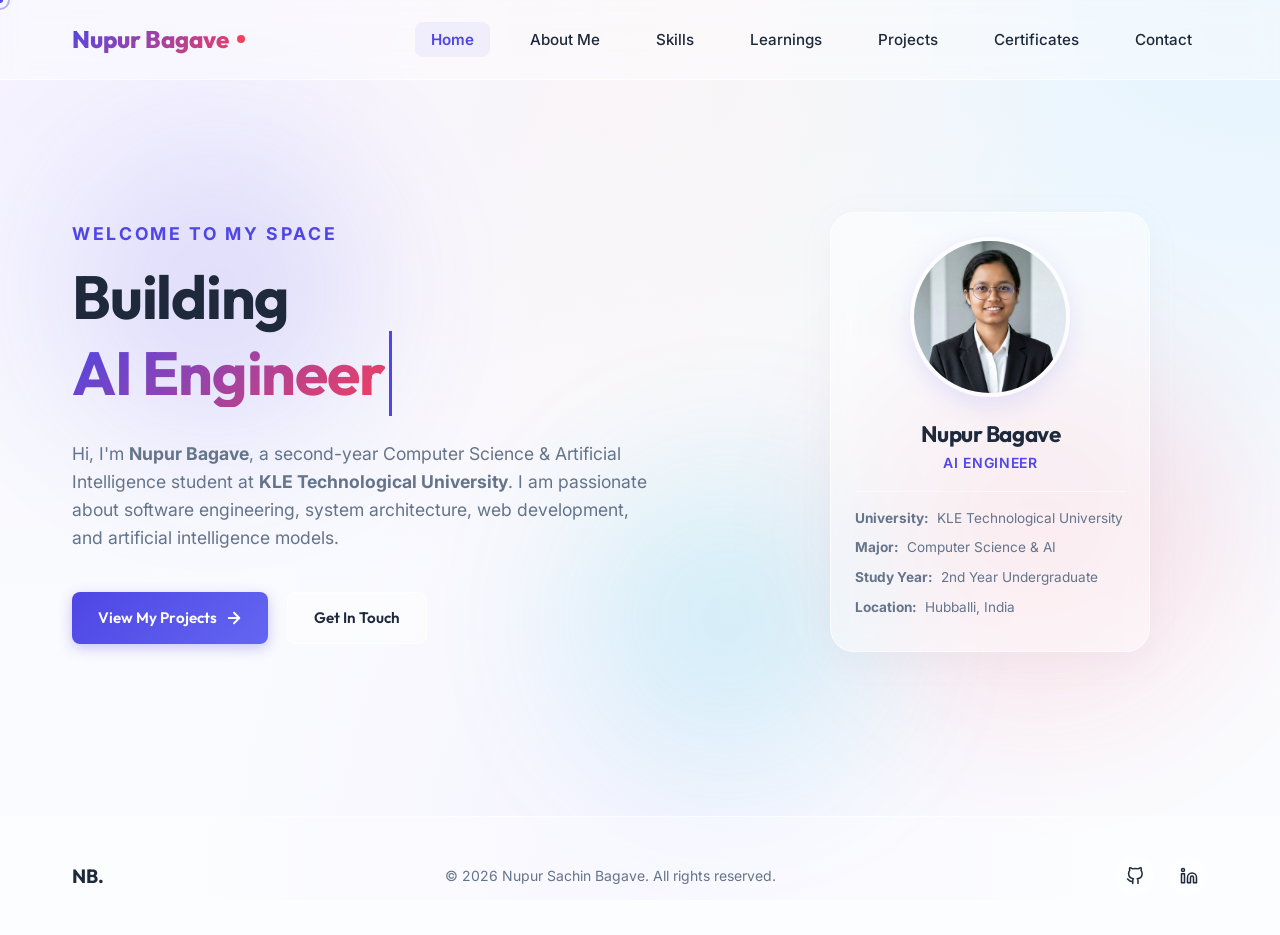
<file: index.html>
<!DOCTYPE html>
<html lang="en">
<head>
  <meta charset="UTF-8">
  <meta name="viewport" content="width=device-width, initial-scale=1.0">
  <title>Nupur Bagave | Academic Portfolio</title>
  <meta name="description" content="Academic Portfolio of Nupur Sachin Bagave, Computer Science & AI student at KLE Technological University.">
  
  <!-- CSS Stylesheets -->
  <link rel="stylesheet" href="assets/css/main.css">
  <link rel="stylesheet" href="assets/css/animations.css">
  <link rel="stylesheet" href="assets/css/pages.css">
</head>
<body>

  <!-- Custom Cursor Elements -->
  <div class="custom-cursor"></div>
  <div class="custom-cursor-inner"></div>

  <!-- Background Decorative Glowing Blobs -->
  <div class="bg-blob blob-1"></div>
  <div class="bg-blob blob-2"></div>
  <div class="bg-blob blob-3"></div>

  <!-- Navigation Bar -->
  <nav class="navbar">
    <div class="container">
      <a href="index.html" class="logo" id="nav-logo">
        Nupur Bagave<span class="logo-dot"></span>
      </a>
      
      <button class="menu-toggle" id="menu-toggle" aria-label="Toggle Navigation Menu">
        <span></span>
        <span></span>
        <span></span>
      </button>

      <ul class="nav-links" id="nav-links">
        <li class="nav-item"><a href="index.html">Home</a></li>
        <li class="nav-item"><a href="about.html">About Me</a></li>
        <li class="nav-item"><a href="skills.html">Skills</a></li>
        <li class="nav-item"><a href="learnings.html">Learnings</a></li>
        <li class="nav-item"><a href="projects.html">Projects</a></li>
        <li class="nav-item"><a href="certificates.html">Certificates</a></li>
        <li class="nav-item"><a href="contact.html">Contact</a></li>
      </ul>
    </div>
  </nav>

  <!-- Main Home Content -->
  <main class="main-content container">
    <section class="hero-section">
      
      <!-- Hero Left Text Content -->
      <div class="hero-text-container reveal">
        <span class="hero-subtitle">Welcome to my space</span>
        <h1 class="hero-title">
          Building <br>
          <span class="typing-container">
            <span class="typed-text"></span><span class="cursor-blink"></span>
          </span>
        </h1>
        <p class="hero-description">
          Hi, I'm <strong>Nupur Bagave</strong>, a second-year Computer Science &amp; Artificial Intelligence student at <strong>KLE Technological University</strong>. I am passionate about software engineering, system architecture, web development, and artificial intelligence models.
        </p>
        <div class="hero-actions">
          <a href="projects.html" class="btn btn-primary" id="btn-hero-work">
            View My Projects
            <svg width="18" height="18" viewBox="0 0 24 24" fill="none" stroke="currentColor" stroke-width="2.5" stroke-linecap="round" stroke-linejoin="round"><line x1="5" y1="12" x2="19" y2="12"></line><polyline points="12 5 19 12 12 19"></polyline></svg>
          </a>
          <a href="contact.html" class="btn btn-secondary" id="btn-hero-contact">Get In Touch</a>
        </div>
      </div>

      <!-- Hero Right Profile Card -->
      <div class="hero-image-container reveal-right">
        <div class="profile-card glass-panel float-element">
          <div class="profile-avatar-wrapper">
            <img class="profile-avatar" src="assets/images/profile.jpg" alt="Nupur Bagave Profile Photo">
          </div>
          <h2 class="profile-name">Nupur Bagave</h2>
          <p class="profile-title">AI ENGINEER</p>
          
          <ul class="profile-details-list">
            <li>
              <strong>University:</strong> <span>KLE Technological University</span>
            </li>
            <li>
              <strong>Major:</strong> <span>Computer Science &amp; AI</span>
            </li>
            <li>
              <strong>Study Year:</strong> <span>2nd Year Undergraduate</span>
            </li>
            <li>
              <strong>Location:</strong> <span>Hubballi, India</span>
            </li>
          </ul>
        </div>
      </div>

    </section>
  </main>

  <!-- Footer Section -->
  <footer class="footer">
    <div class="container footer-content">
      <div class="footer-logo">NB.</div>
      <div class="footer-text">&copy; 2026 Nupur Sachin Bagave. All rights reserved.</div>
      <div class="footer-socials">
        <a href="https://github.com/nupurbagave2909-lang" target="_blank" class="social-icon-btn" aria-label="GitHub Profile">
          <svg width="18" height="18" viewBox="0 0 24 24" fill="none" stroke="currentColor" stroke-width="2" stroke-linecap="round" stroke-linejoin="round"><path d="M9 19c-5 1.5-5-2.5-7-3m14 6v-3.87a3.37 3.37 0 0 0-.94-2.61c3.14-.35 6.44-1.54 6.44-7A5.44 5.44 0 0 0 20 4.77 5.07 5.07 0 0 0 19.91 1S18.73.65 16 2.48a13.38 13.38 0 0 0-7 0C6.27.65 5.09 1 5.09 1A5.07 5.07 0 0 0 5 4.77a5.44 5.44 0 0 0-1.5 3.78c0 5.42 3.3 6.61 6.44 7A3.37 3.37 0 0 0 9 18.13V22"></path></svg>
        </a>
        <a href="https://www.linkedin.com/in/nupur-bagave-48762b329/" target="_blank" class="social-icon-btn" aria-label="LinkedIn Profile">
          <svg width="18" height="18" viewBox="0 0 24 24" fill="none" stroke="currentColor" stroke-width="2" stroke-linecap="round" stroke-linejoin="round"><path d="M16 8a6 6 0 0 1 6 6v7h-4v-7a2 2 0 0 0-2-2 2 2 0 0 0-2 2v7h-4v-7a6 6 0 0 1 6-6z"></path><rect x="2" y="9" width="4" height="12"></rect><circle cx="4" cy="4" r="2"></circle></svg>
        </a>
      </div>
    </div>
  </footer>

  <!-- JavaScript scripts -->
  <script src="assets/js/main.js"></script>
  <script src="assets/js/typing.js"></script>
</body>
</html>
</file>
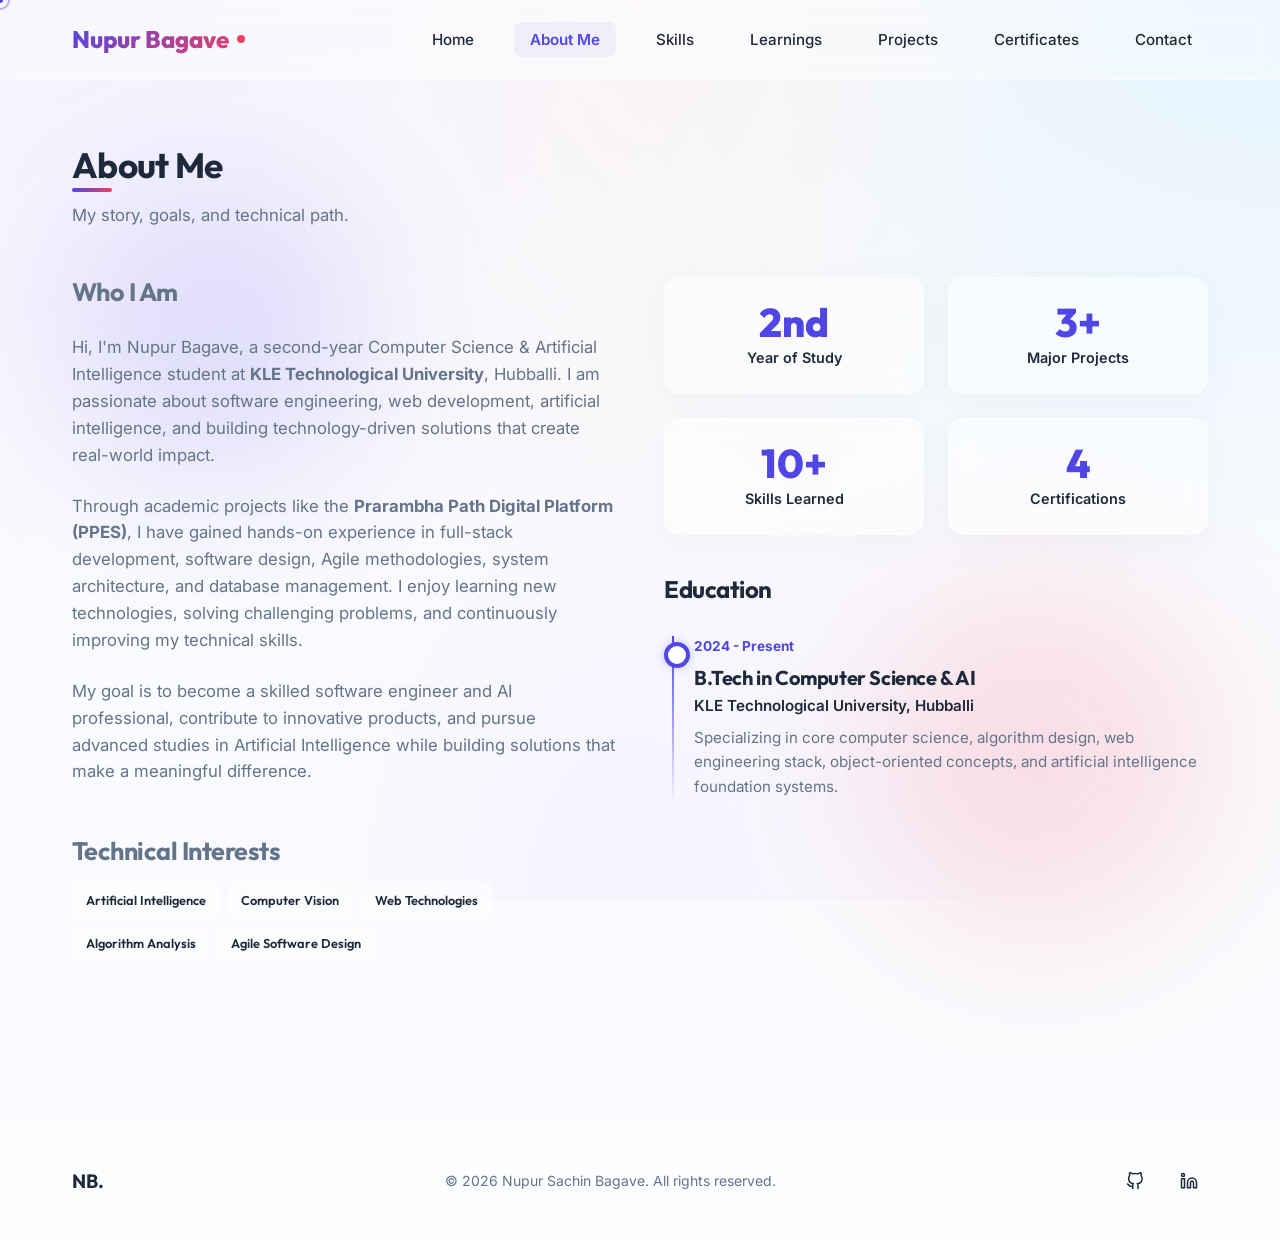
<file: about.html>
<!DOCTYPE html>
<html lang="en">
<head>
  <meta charset="UTF-8">
  <meta name="viewport" content="width=device-width, initial-scale=1.0">
  <title>About Me | Nupur Bagave</title>
  <meta name="description" content="Read about Nupur Bagave's academic history, career objectives, and technical interests.">
  
  <!-- CSS Stylesheets -->
  <link rel="stylesheet" href="assets/css/main.css">
  <link rel="stylesheet" href="assets/css/animations.css">
  <link rel="stylesheet" href="assets/css/pages.css">
</head>
<body>

  <!-- Custom Cursor Elements -->
  <div class="custom-cursor"></div>
  <div class="custom-cursor-inner"></div>

  <!-- Background Decorative Glowing Blobs -->
  <div class="bg-blob blob-1"></div>
  <div class="bg-blob blob-2"></div>

  <!-- Navigation Bar -->
  <nav class="navbar">
    <div class="container">
      <a href="index.html" class="logo">
        Nupur Bagave<span class="logo-dot"></span>
      </a>
      
      <button class="menu-toggle" id="menu-toggle" aria-label="Toggle Navigation Menu">
        <span></span>
        <span></span>
        <span></span>
      </button>

      <ul class="nav-links" id="nav-links">
        <li class="nav-item"><a href="index.html">Home</a></li>
        <li class="nav-item"><a href="about.html">About Me</a></li>
        <li class="nav-item"><a href="skills.html">Skills</a></li>
        <li class="nav-item"><a href="learnings.html">Learnings</a></li>
        <li class="nav-item"><a href="projects.html">Projects</a></li>
        <li class="nav-item"><a href="certificates.html">Certificates</a></li>
        <li class="nav-item"><a href="contact.html">Contact</a></li>
      </ul>
    </div>
  </nav>

  <!-- Main About Content -->
  <main class="main-content container">
    <section style="padding: 2rem 0;">
      <h1 class="section-title reveal">About Me</h1>
      <p class="section-desc reveal">My story, goals, and technical path.</p>

      <div class="about-grid">
        
        <!-- About Left Section: Introduction and Goals -->
        <div class="about-text reveal">
          <h2>Who I Am</h2>
          <br>
          <p>
            Hi, I'm Nupur Bagave, a second-year Computer Science &amp; Artificial Intelligence student at <strong>KLE Technological University</strong>, Hubballi. I am passionate about software engineering, web development, artificial intelligence, and building technology-driven solutions that create real-world impact.
          </p>
          <p>
            Through academic projects like the <strong>Prarambha Path Digital Platform (PPES)</strong>, I have gained hands-on experience in full-stack development, software design, Agile methodologies, system architecture, and database management. I enjoy learning new technologies, solving challenging problems, and continuously improving my technical skills.
          </p>
          <p>
            My goal is to become a skilled software engineer and AI professional, contribute to innovative products, and pursue advanced studies in Artificial Intelligence while building solutions that make a meaningful difference.
          </p>
          
          <br>
          <h2>Technical Interests</h2>
          <div style="display: flex; gap: 0.5rem; flex-wrap: wrap; margin-top: 1rem;">
            <span class="btn btn-secondary" style="padding: 0.4rem 0.8rem; font-size: 0.8rem; cursor: default;">Artificial Intelligence</span>
            <span class="btn btn-secondary" style="padding: 0.4rem 0.8rem; font-size: 0.8rem; cursor: default;">Computer Vision</span>
            <span class="btn btn-secondary" style="padding: 0.4rem 0.8rem; font-size: 0.8rem; cursor: default;">Web Technologies</span>
            <span class="btn btn-secondary" style="padding: 0.4rem 0.8rem; font-size: 0.8rem; cursor: default;">Algorithm Analysis</span>
            <span class="btn btn-secondary" style="padding: 0.4rem 0.8rem; font-size: 0.8rem; cursor: default;">Agile Software Design</span>
          </div>
        </div>

        <!-- About Right Section: Highlights and Timeline -->
        <div class="reveal-right">
          
          <!-- Key Metrics Grid -->
          <div class="highlights-grid" style="margin-bottom: 2.5rem;">
            <div class="glass-card highlight-box">
              <div class="highlight-val">2nd</div>
              <div class="highlight-lbl">Year of Study</div>
            </div>
            <div class="glass-card highlight-box">
              <div class="highlight-val">3+</div>
              <div class="highlight-lbl">Major Projects</div>
            </div>
            <div class="glass-card highlight-box">
              <div class="highlight-val">10+</div>
              <div class="highlight-lbl">Skills Learned</div>
            </div>
            <div class="glass-card highlight-box">
              <div class="highlight-val">4</div>
              <div class="highlight-lbl">Certifications</div>
            </div>
          </div>

          <!-- Academic Education Timeline -->
          <h2>Education</h2>
          <div class="timeline-container">
            
            <div class="timeline-node">
              <span class="timeline-time">2024 - Present</span>
              <h3 class="timeline-title">B.Tech in Computer Science &amp; AI</h3>
              <p class="timeline-institution">KLE Technological University, Hubballi</p>
              <p class="timeline-desc">Specializing in core computer science, algorithm design, web engineering stack, object-oriented concepts, and artificial intelligence foundation systems.</p>
            </div>
            
           

          </div>

        </div>

      </div>
    </section>
  </main>

  <!-- Footer Section -->
  <footer class="footer">
    <div class="container footer-content">
      <div class="footer-logo">NB.</div>
      <div class="footer-text">&copy; 2026 Nupur Sachin Bagave. All rights reserved.</div>
      <div class="footer-socials">
        <a href="https://github.com/nupurbagave2909-lang" target="_blank" class="social-icon-btn" aria-label="GitHub Profile">
          <svg width="18" height="18" viewBox="0 0 24 24" fill="none" stroke="currentColor" stroke-width="2" stroke-linecap="round" stroke-linejoin="round"><path d="M9 19c-5 1.5-5-2.5-7-3m14 6v-3.87a3.37 3.37 0 0 0-.94-2.61c3.14-.35 6.44-1.54 6.44-7A5.44 5.44 0 0 0 20 4.77 5.07 5.07 0 0 0 19.91 1S18.73.65 16 2.48a13.38 13.38 0 0 0-7 0C6.27.65 5.09 1 5.09 1A5.07 5.07 0 0 0 5 4.77a5.44 5.44 0 0 0-1.5 3.78c0 5.42 3.3 6.61 6.44 7A3.37 3.37 0 0 0 9 18.13V22"></path></svg>
        </a>
        <a href="https://linkedin.com" target="_blank" class="social-icon-btn" aria-label="LinkedIn Profile">
          <svg width="18" height="18" viewBox="0 0 24 24" fill="none" stroke="currentColor" stroke-width="2" stroke-linecap="round" stroke-linejoin="round"><path d="M16 8a6 6 0 0 1 6 6v7h-4v-7a2 2 0 0 0-2-2 2 2 0 0 0-2 2v7h-4v-7a6 6 0 0 1 6-6z"></path><rect x="2" y="9" width="4" height="12"></rect><circle cx="4" cy="4" r="2"></circle></svg>
        </a>
      </div>
    </div>
  </footer>

  <!-- JavaScript scripts -->
  <script src="assets/js/main.js"></script>
</body>
</html>
</file>
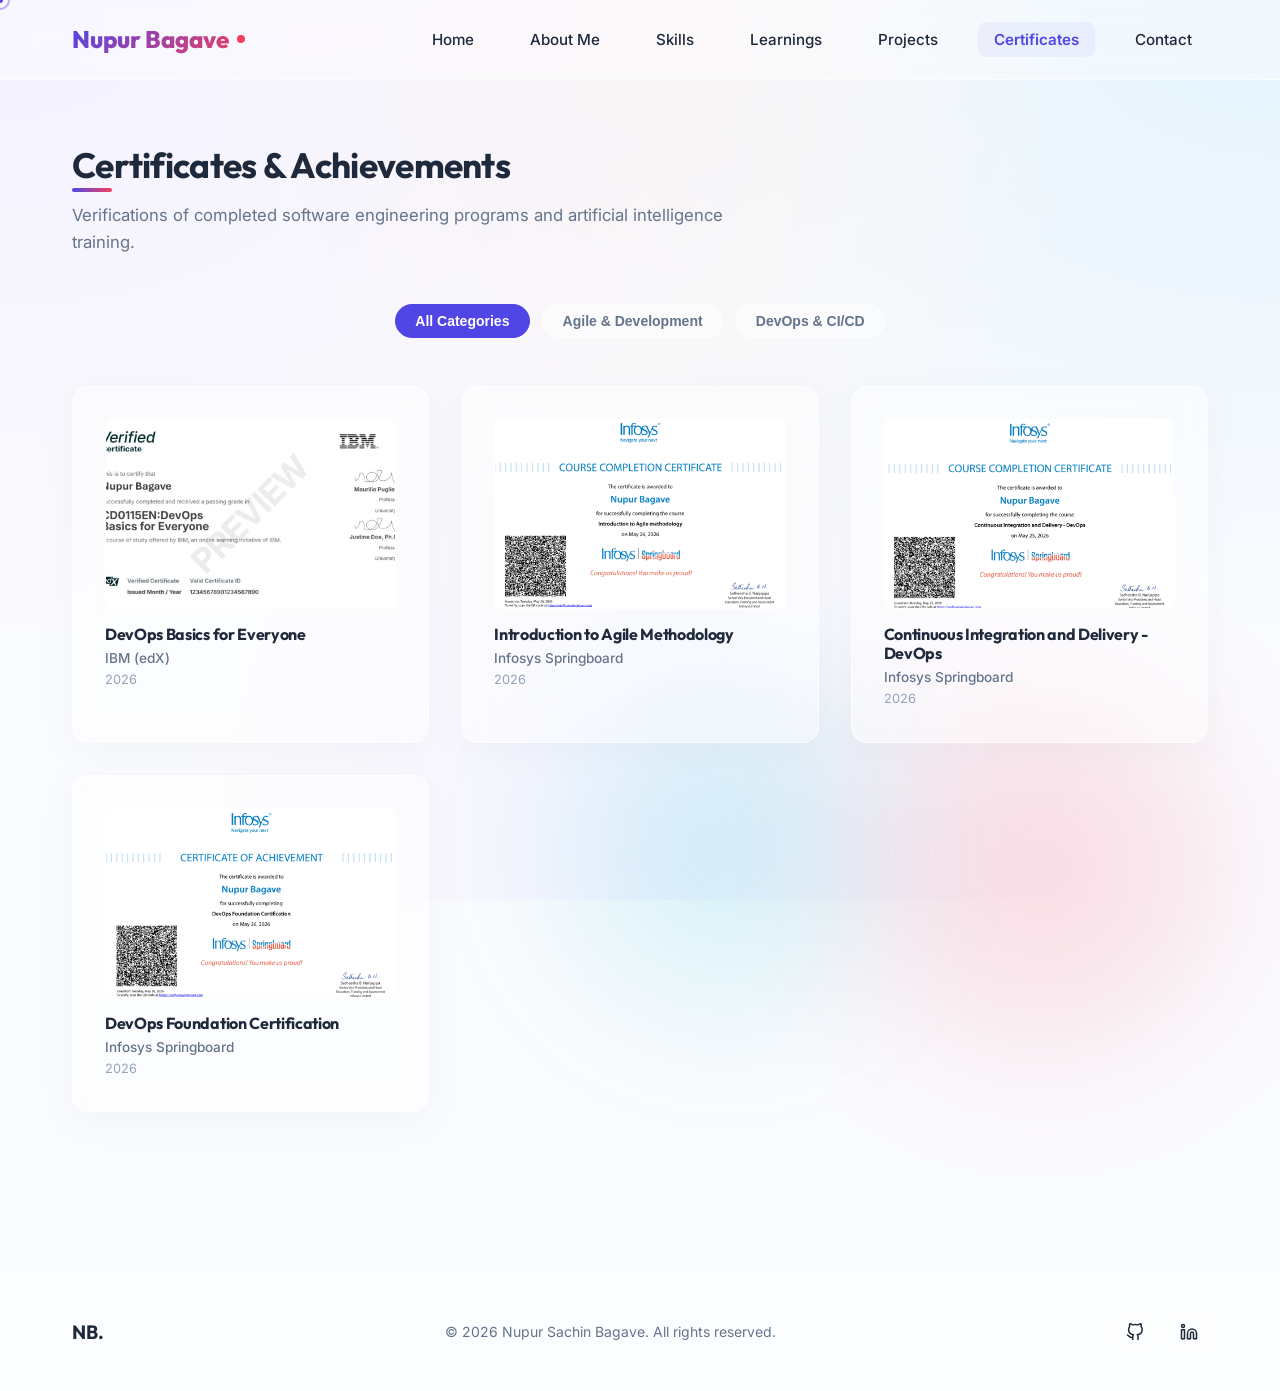
<file: certificates.html>
<!DOCTYPE html>
<html lang="en">
<head>
  <meta charset="UTF-8">
  <meta name="viewport" content="width=device-width, initial-scale=1.0">
  <title>Certificates | Nupur Bagave</title>
  <meta name="description" content="View certifications and technical training achievements of Nupur Bagave.">
  
  <!-- CSS Stylesheets -->
  <link rel="stylesheet" href="assets/css/main.css">
  <link rel="stylesheet" href="assets/css/animations.css">
  <link rel="stylesheet" href="assets/css/pages.css">
</head>
<body>

  <!-- Custom Cursor Elements -->
  <div class="custom-cursor"></div>
  <div class="custom-cursor-inner"></div>

  <!-- Background Decorative Glowing Blobs -->
  <div class="bg-blob blob-2"></div>
  <div class="bg-blob blob-3"></div>

  <!-- Navigation Bar -->
  <nav class="navbar">
    <div class="container">
      <a href="index.html" class="logo">
        Nupur Bagave<span class="logo-dot"></span>
      </a>
      
      <button class="menu-toggle" id="menu-toggle" aria-label="Toggle Navigation Menu">
        <span></span>
        <span></span>
        <span></span>
      </button>

      <ul class="nav-links" id="nav-links">
        <li class="nav-item"><a href="index.html">Home</a></li>
        <li class="nav-item"><a href="about.html">About Me</a></li>
        <li class="nav-item"><a href="skills.html">Skills</a></li>
        <li class="nav-item"><a href="learnings.html">Learnings</a></li>
        <li class="nav-item"><a href="projects.html">Projects</a></li>
        <li class="nav-item"><a href="certificates.html">Certificates</a></li>
        <li class="nav-item"><a href="contact.html">Contact</a></li>
      </ul>
    </div>
  </nav>

  <!-- Main Certificates Content -->
  <main class="main-content container">
    <section style="padding: 2rem 0;">
      <h1 class="section-title reveal">Certificates &amp; Achievements</h1>
      <p class="section-desc reveal">Verifications of completed software engineering programs and artificial intelligence training.</p>

      <!-- Category Filter Tags -->
      <div class="filter-tags reveal">
        <button class="filter-btn active" onclick="filterCategory('all', this)">All Categories</button>
        <button class="filter-btn" onclick="filterCategory('dev', this)">Agile &amp; Development</button>
        <button class="filter-btn" onclick="filterCategory('devops', this)">DevOps &amp; CI/CD</button>
      </div>

      <!-- Gallery Grid -->
      <div class="certificates-grid">
        
        <!-- Certificate Card 1: IBM DevOps Basics -->
        <div class="glass-card certificate-card reveal" data-category="devops" id="cert-ibm-devops">
          <div class="certificate-image-wrapper">
            <img src="assets/images/cert-devops-ibm.jpg" alt="DevOps Basics for Everyone Certificate by IBM">
            <div class="cert-overlay">
              <span>Quick Preview</span>
            </div>
          </div>
          <h2 class="certificate-card-title">DevOps Basics for Everyone</h2>
          <p class="certificate-card-org">IBM (edX)</p>
          <span class="certificate-card-year">2026</span>
        </div>

        <!-- Certificate Card 2: Infosys Agile -->
        <div class="glass-card certificate-card reveal" data-category="dev" id="cert-infosys-agile">
          <div class="certificate-image-wrapper">
            <img src="assets/images/cert-agile-infosys.png" alt="Introduction to Agile Methodology Certificate by Infosys Springboard">
            <div class="cert-overlay">
              <span>Quick Preview</span>
            </div>
          </div>
          <h2 class="certificate-card-title">Introduction to Agile Methodology</h2>
          <p class="certificate-card-org">Infosys Springboard</p>
          <span class="certificate-card-year">2026</span>
        </div>

        <!-- Certificate Card 3: Infosys CI/CD -->
        <div class="glass-card certificate-card reveal" data-category="devops" id="cert-infosys-cicd">
          <div class="certificate-image-wrapper">
            <img src="assets/images/cert-cicd-infosys.png" alt="Continuous Integration and Delivery - DevOps Certificate by Infosys Springboard">
            <div class="cert-overlay">
              <span>Quick Preview</span>
            </div>
          </div>
          <h2 class="certificate-card-title">Continuous Integration and Delivery - DevOps</h2>
          <p class="certificate-card-org">Infosys Springboard</p>
          <span class="certificate-card-year">2026</span>
        </div>

        <!-- Certificate Card 4: Infosys DevOps Foundation -->
        <div class="glass-card certificate-card reveal" data-category="devops" id="cert-infosys-devops">
          <div class="certificate-image-wrapper">
            <img src="assets/images/cert-devops-infosys.png" alt="DevOps Foundation Certification by Infosys Springboard">
            <div class="cert-overlay">
              <span>Quick Preview</span>
            </div>
          </div>
          <h2 class="certificate-card-title">DevOps Foundation Certification</h2>
          <p class="certificate-card-org">Infosys Springboard</p>
          <span class="certificate-card-year">2026</span>
        </div>

      </div>
    </section>
  </main>

  <!-- Interactive Lightbox Modal (For previews) -->
  <div class="modal-overlay" id="cert-modal">
    <div class="modal-container">
      <button class="modal-close-btn" id="modal-close" aria-label="Close Preview Modal">&times;</button>
      <div class="modal-body">
        <div class="modal-image-wrapper">
          <!-- Populated dynamically via javascript clone -->
        </div>
        <div class="modal-details">
          <h3 class="modal-title">Certificate Name</h3>
          <p class="modal-org">Organization Name</p>
        </div>
      </div>
    </div>
  </div>

  <!-- Footer Section -->
  <footer class="footer">
    <div class="container footer-content">
      <div class="footer-logo">NB.</div>
      <div class="footer-text">&copy; 2026 Nupur Sachin Bagave. All rights reserved.</div>
      <div class="footer-socials">
        <a href="https://github.com/nupurbagave2909-lang" target="_blank" class="social-icon-btn" aria-label="GitHub Profile">
          <svg width="18" height="18" viewBox="0 0 24 24" fill="none" stroke="currentColor" stroke-width="2" stroke-linecap="round" stroke-linejoin="round"><path d="M9 19c-5 1.5-5-2.5-7-3m14 6v-3.87a3.37 3.37 0 0 0-.94-2.61c3.14-.35 6.44-1.54 6.44-7A5.44 5.44 0 0 0 20 4.77 5.07 5.07 0 0 0 19.91 1S18.73.65 16 2.48a13.38 13.38 0 0 0-7 0C6.27.65 5.09 1 5.09 1A5.07 5.07 0 0 0 5 4.77a5.44 5.44 0 0 0-1.5 3.78c0 5.42 3.3 6.61 6.44 7A3.37 3.37 0 0 0 9 18.13V22"></path></svg>
        </a>
        <a href="https://www.linkedin.com/in/nupur-bagave-48762b329/" target="_blank" class="social-icon-btn" aria-label="LinkedIn Profile">
          <svg width="18" height="18" viewBox="0 0 24 24" fill="none" stroke="currentColor" stroke-width="2" stroke-linecap="round" stroke-linejoin="round"><path d="M16 8a6 6 0 0 1 6 6v7h-4v-7a2 2 0 0 0-2-2 2 2 0 0 0-2 2v7h-4v-7a6 6 0 0 1 6-6z"></path><rect x="2" y="9" width="4" height="12"></rect><circle cx="4" cy="4" r="2"></circle></svg>
        </a>
      </div>
    </div>
  </footer>

  <!-- JavaScript scripts -->
  <script src="assets/js/main.js"></script>
  <script>
    function filterCategory(cat, btn) {
      // Deactivate all filter buttons
      document.querySelectorAll('.filter-btn').forEach(b => {
        b.classList.remove('active');
      });
      // Activate selected button
      btn.classList.add('active');

      const cards = document.querySelectorAll('.certificate-card');
      
      cards.forEach(card => {
        const cardCat = card.getAttribute('data-category');
        if (cat === 'all' || cardCat === cat) {
          card.style.display = 'flex';
          // Fade-in animation
          card.style.opacity = '0';
          setTimeout(() => {
            card.style.opacity = '1';
            card.style.transform = 'translateY(0)';
          }, 50);
        } else {
          card.style.display = 'none';
        }
      });
    }
  </script>
</body>
</html>
</file>
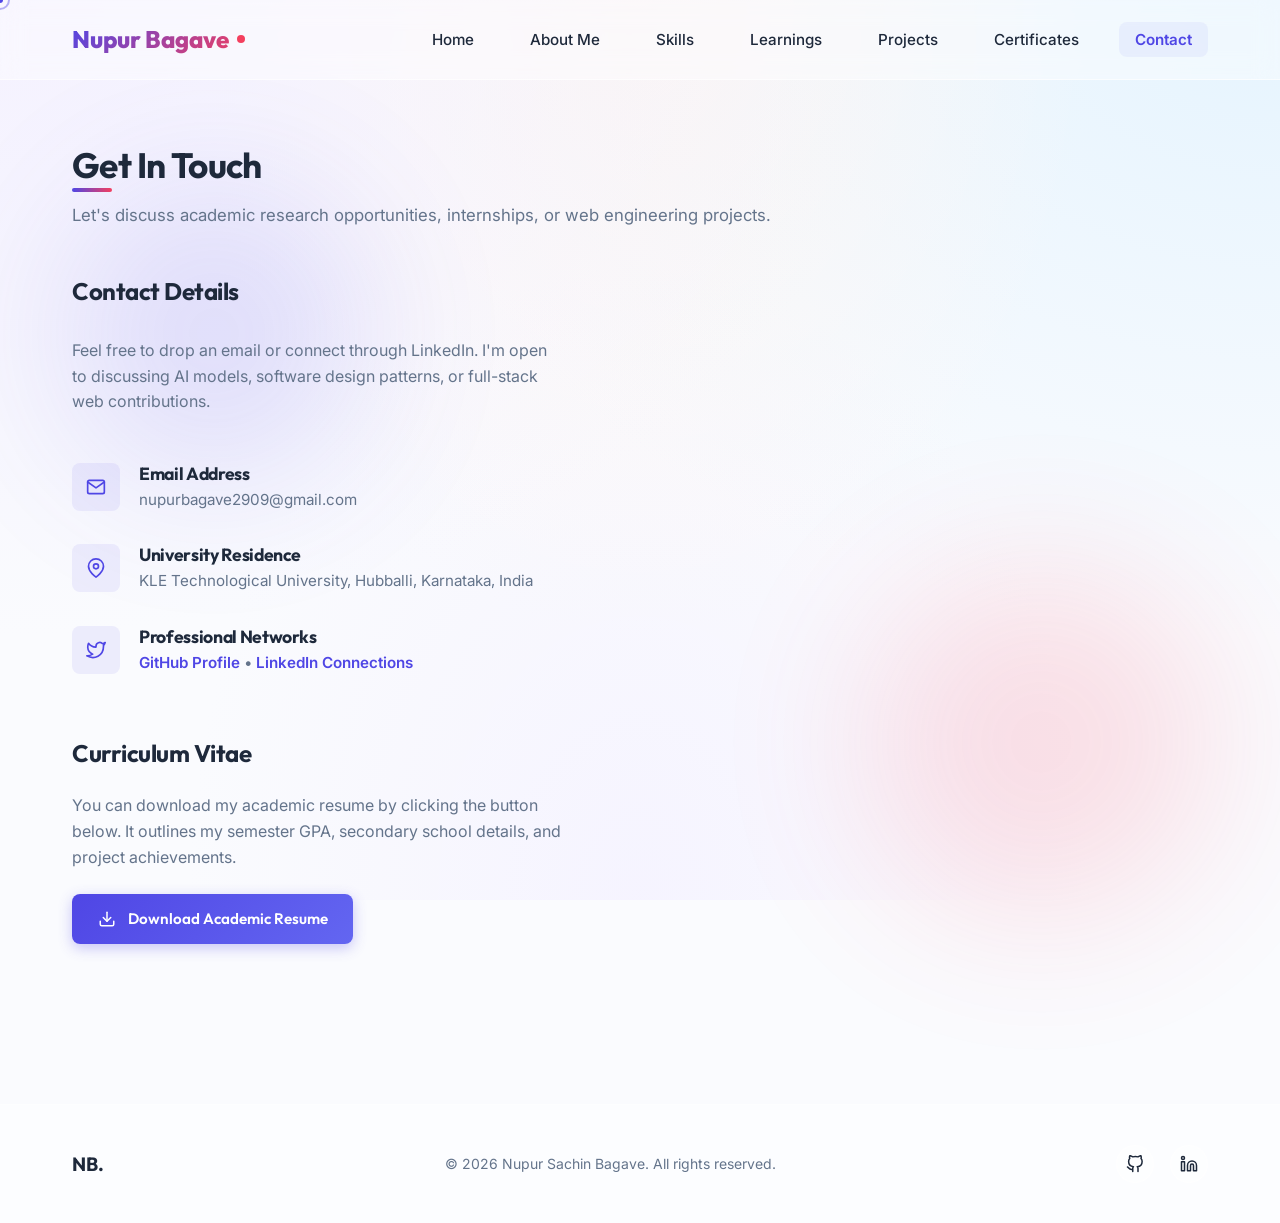
<file: contact.html>
<!DOCTYPE html>
<html lang="en">
<head>
  <meta charset="UTF-8">
  <meta name="viewport" content="width=device-width, initial-scale=1.0">
  <title>Contact Me | Nupur Bagave</title>
  <meta name="description" content="Get in touch with Nupur Bagave for software engineering internships and academic inquiries.">
  
  <!-- CSS Stylesheets -->
  <link rel="stylesheet" href="assets/css/main.css">
  <link rel="stylesheet" href="assets/css/animations.css">
  <link rel="stylesheet" href="assets/css/pages.css">
</head>
<body>

  <!-- Custom Cursor Elements -->
  <div class="custom-cursor"></div>
  <div class="custom-cursor-inner"></div>

  <!-- Background Decorative Glowing Blobs -->
  <div class="bg-blob blob-1"></div>
  <div class="bg-blob blob-2"></div>

  <!-- Navigation Bar -->
  <nav class="navbar">
    <div class="container">
      <a href="index.html" class="logo">
        Nupur Bagave<span class="logo-dot"></span>
      </a>
      
      <button class="menu-toggle" id="menu-toggle" aria-label="Toggle Navigation Menu">
        <span></span>
        <span></span>
        <span></span>
      </button>

      <ul class="nav-links" id="nav-links">
        <li class="nav-item"><a href="index.html">Home</a></li>
        <li class="nav-item"><a href="about.html">About Me</a></li>
        <li class="nav-item"><a href="skills.html">Skills</a></li>
        <li class="nav-item"><a href="learnings.html">Learnings</a></li>
        <li class="nav-item"><a href="projects.html">Projects</a></li>
        <li class="nav-item"><a href="certificates.html">Certificates</a></li>
        <li class="nav-item"><a href="contact.html">Contact</a></li>
      </ul>
    </div>
  </nav>

  <!-- Main Contact Content -->
  <main class="main-content container">
    <section style="padding: 2rem 0;">
      <h1 class="section-title reveal">Get In Touch</h1>
      <p class="section-desc reveal">Let's discuss academic research opportunities, internships, or web engineering projects.</p>

      <div class="contact-layout">
        
        <!-- Left Column: Contact details and Resume download -->
        <div class="contact-info-pane reveal">
          <h2>Contact Details</h2>
          <p style="color: var(--text-secondary); margin-bottom: 1rem;">
            Feel free to drop an email or connect through LinkedIn. I'm open to discussing AI models, software design patterns, or full-stack web contributions.
          </p>

          <!-- Contact items -->
          <div class="contact-card-item">
            <div class="contact-card-icon">
              <svg width="20" height="20" viewBox="0 0 24 24" fill="none" stroke="currentColor" stroke-width="2" stroke-linecap="round" stroke-linejoin="round"><path d="M4 4h16c1.1 0 2 .9 2 2v12c0 1.1-.9 2-2 2H4c-1.1 0-2-.9-2-2V6c0-1.1.9-2 2-2z"></path><polyline points="22,6 12,13 2,6"></polyline></svg>
            </div>
            <div>
              <h3 class="contact-card-title">Email Address</h3>
              <p class="contact-card-value"><a href="mailto:nupurbagave2909@gmail.com" class="hover-underline">nupurbagave2909@gmail.com</a></p>
            </div>
          </div>

          <div class="contact-card-item">
            <div class="contact-card-icon">
              <!-- Location Icon -->
              <svg width="20" height="20" viewBox="0 0 24 24" fill="none" stroke="currentColor" stroke-width="2" stroke-linecap="round" stroke-linejoin="round"><path d="M21 10c0 7-9 13-9 13s-9-6-9-13a9 9 0 0 1 18 0z"></path><circle cx="12" cy="10" r="3"></circle></svg>
            </div>
            <div>
              <h3 class="contact-card-title">University Residence</h3>
              <p class="contact-card-value">KLE Technological University, Hubballi, Karnataka, India</p>
            </div>
          </div>

          <div class="contact-card-item">
            <div class="contact-card-icon">
              <svg width="20" height="20" viewBox="0 0 24 24" fill="none" stroke="currentColor" stroke-width="2" stroke-linecap="round" stroke-linejoin="round"><path d="M23 3a10.9 10.9 0 0 1-3.14 1.53 4.48 4.48 0 0 0-7.86 3v1A10.66 10.66 0 0 1 3 4s-4 9 5 13a11.64 11.64 0 0 1-7 2c9 5 20 0 20-11.5a4.5 4.5 0 0 0-.08-.83A7.72 7.72 0 0 0 23 3z"></path></svg>
            </div>
            <div>
              <h3 class="contact-card-title">Professional Networks</h3>
              <p class="contact-card-value">
                <a href="https://github.com/nupurbagave2909-lang" target="_blank" class="hover-underline" style="color: var(--color-primary); font-weight: 600;">GitHub Profile</a> &bull; 
                <a href="https://linkedin.com/in/nupur-bagave-48762b329/" target="_blank" class="hover-underline" style="color: var(--color-primary); font-weight: 600;">LinkedIn Connections</a>
              </p>
            </div>
          </div>

          <div style="margin-top: 2rem;">
            <h2>Curriculum Vitae</h2>
            <br>
            <p style="color: var(--text-secondary); margin-bottom: 1.5rem;">
              You can download my academic resume by clicking the button below. It outlines my semester GPA, secondary school details, and project achievements.
            </p>
            <a href="assets/docs/resume.pdf" download="Nupur_Bagave_Resume.pdf" class="btn btn-primary" id="btn-download-resume">
              <svg width="18" height="18" viewBox="0 0 24 24" fill="none" stroke="currentColor" stroke-width="2" stroke-linecap="round" stroke-linejoin="round" style="margin-right: 0.25rem;"><path d="M21 15v4a2 2 0 0 1-2 2H5a2 2 0 0 1-2-2v-4"></path><polyline points="7 10 12 15 17 10"></polyline><line x1="12" y1="15" x2="12" y2="3"></line></svg>
              Download Academic Resume
            </a>
          </div>
        </div>

        <!-- Right Column: Contact form panel -->
       
      </div>
    </section>
  </main>

  <!-- Footer Section -->
  <footer class="footer">
    <div class="container footer-content">
      <div class="footer-logo">NB.</div>
      <div class="footer-text">&copy; 2026 Nupur Sachin Bagave. All rights reserved.</div>
      <div class="footer-socials">
        <a href="https://github.com/nupurbagave2909-lang" target="_blank" class="social-icon-btn" aria-label="GitHub Profile">
          <svg width="18" height="18" viewBox="0 0 24 24" fill="none" stroke="currentColor" stroke-width="2" stroke-linecap="round" stroke-linejoin="round"><path d="M9 19c-5 1.5-5-2.5-7-3m14 6v-3.87a3.37 3.37 0 0 0-.94-2.61c3.14-.35 6.44-1.54 6.44-7A5.44 5.44 0 0 0 20 4.77 5.07 5.07 0 0 0 19.91 1S18.73.65 16 2.48a13.38 13.38 0 0 0-7 0C6.27.65 5.09 1 5.09 1A5.07 5.07 0 0 0 5 4.77a5.44 5.44 0 0 0-1.5 3.78c0 5.42 3.3 6.61 6.44 7A3.37 3.37 0 0 0 9 18.13V22"></path></svg>
        </a>
        <a href="https://linkedin.com" target="_blank" class="social-icon-btn" aria-label="LinkedIn Profile">
          <svg width="18" height="18" viewBox="0 0 24 24" fill="none" stroke="currentColor" stroke-width="2" stroke-linecap="round" stroke-linejoin="round"><path d="M16 8a6 6 0 0 1 6 6v7h-4v-7a2 2 0 0 0-2-2 2 2 0 0 0-2 2v7h-4v-7a6 6 0 0 1 6-6z"></path><rect x="2" y="9" width="4" height="12"></rect><circle cx="4" cy="4" r="2"></circle></svg>
        </a>
      </div>
    </div>
  </footer>

  <!-- JavaScript scripts -->
  <script src="assets/js/main.js"></script>
  <script src="assets/js/contact.js"></script>
</body>
</html>
</file>
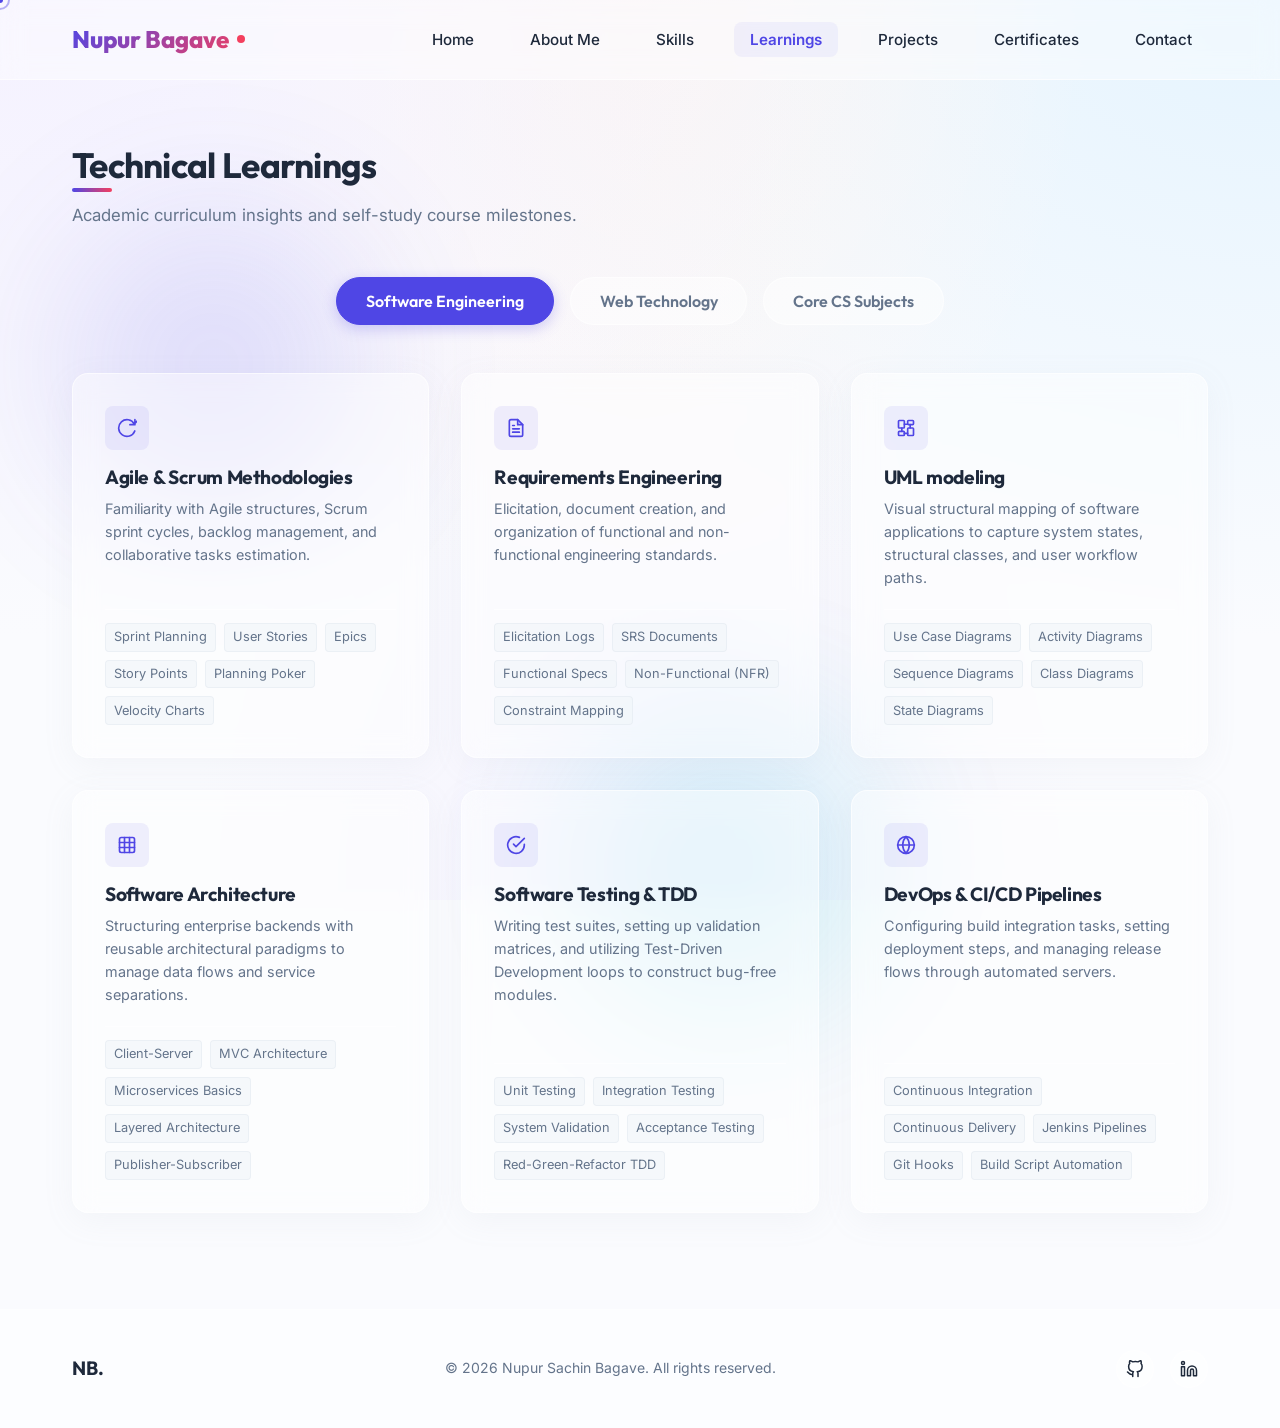
<file: learnings.html>
<!DOCTYPE html>
<html lang="en">
<head>
  <meta charset="UTF-8">
  <meta name="viewport" content="width=device-width, initial-scale=1.0">
  <title>Learnings | Nupur Bagave</title>
  <meta name="description" content="Detailed review of academic learnings in Software Engineering principles and Web Technology frameworks.">
  
  <!-- CSS Stylesheets -->
  <link rel="stylesheet" href="assets/css/main.css">
  <link rel="stylesheet" href="assets/css/animations.css">
  <link rel="stylesheet" href="assets/css/pages.css">
</head>
<body>

  <!-- Custom Cursor Elements -->
  <div class="custom-cursor"></div>
  <div class="custom-cursor-inner"></div>

  <!-- Background Decorative Glowing Blobs -->
  <div class="bg-blob blob-1"></div>
  <div class="bg-blob blob-3"></div>

  <!-- Navigation Bar -->
  <nav class="navbar">
    <div class="container">
      <a href="index.html" class="logo">
        Nupur Bagave<span class="logo-dot"></span>
      </a>
      
      <button class="menu-toggle" id="menu-toggle" aria-label="Toggle Navigation Menu">
        <span></span>
        <span></span>
        <span></span>
      </button>

      <ul class="nav-links" id="nav-links">
        <li class="nav-item"><a href="index.html">Home</a></li>
        <li class="nav-item"><a href="about.html">About Me</a></li>
        <li class="nav-item"><a href="skills.html">Skills</a></li>
        <li class="nav-item"><a href="learnings.html">Learnings</a></li>
        <li class="nav-item"><a href="projects.html">Projects</a></li>
        <li class="nav-item"><a href="certificates.html">Certificates</a></li>
        <li class="nav-item"><a href="contact.html">Contact</a></li>
      </ul>
    </div>
  </nav>

  <!-- Main Learnings Content -->
  <main class="main-content container">
    <section style="padding: 2rem 0;">
      <h1 class="section-title reveal">Technical Learnings</h1>
      <p class="section-desc reveal">Academic curriculum insights and self-study course milestones.</p>

      <!-- Learning Category Tabs -->
      <div class="learnings-tabs reveal">
        <button class="tab-btn active" onclick="switchTab('se-learnings', this)">Software Engineering</button>
        <button class="tab-btn" onclick="switchTab('web-learnings', this)">Web Technology</button>
        <button class="tab-btn" onclick="switchTab('cs-learnings', this)">Core CS Subjects</button>
      </div>

      <!-- Tab Content 1: Software Engineering -->
      <div id="se-learnings" class="tab-content active">
        <div class="learnings-grid">
          
          <!-- Card 1: SDLC & Agile -->
          <div class="glass-card learning-card reveal">
            <div class="learning-card-header">
              <div class="learning-icon-box">
                <!-- Agile Icon -->
                <svg width="20" height="20" viewBox="0 0 24 24" fill="none" stroke="currentColor" stroke-width="2" stroke-linecap="round" stroke-linejoin="round"><path d="M21.5 2v6h-6M21.34 15.57a10 10 0 1 1-.57-8.38l5.67-5.67"/></svg>
              </div>
            </div>
            <h3 class="learning-card-title">Agile &amp; Scrum Methodologies</h3>
            <p class="learning-card-desc">Familiarity with Agile structures, Scrum sprint cycles, backlog management, and collaborative tasks estimation.</p>
            <ul class="learning-details">
              <li>Sprint Planning</li>
              <li>User Stories</li>
              <li>Epics</li>
              <li>Story Points</li>
              <li>Planning Poker</li>
              <li>Velocity Charts</li>
            </ul>
          </div>

          <!-- Card 2: Requirements Engineering -->
          <div class="glass-card learning-card reveal">
            <div class="learning-card-header">
              <div class="learning-icon-box">
                <!-- Requirements Icon -->
                <svg width="20" height="20" viewBox="0 0 24 24" fill="none" stroke="currentColor" stroke-width="2" stroke-linecap="round" stroke-linejoin="round"><path d="M14 2H6a2 2 0 0 0-2 2v16a2 2 0 0 0 2 2h12a2 2 0 0 0 2-2V8z"></path><polyline points="14 2 14 8 20 8"></polyline><line x1="16" y1="13" x2="8" y2="13"></line><line x1="16" y1="17" x2="8" y2="17"></line><polyline points="10 9 9 9 8 9"></polyline></svg>
              </div>
            </div>
            <h3 class="learning-card-title">Requirements Engineering</h3>
            <p class="learning-card-desc">Elicitation, document creation, and organization of functional and non-functional engineering standards.</p>
            <ul class="learning-details">
              <li>Elicitation Logs</li>
              <li>SRS Documents</li>
              <li>Functional Specs</li>
              <li>Non-Functional (NFR)</li>
              <li>Constraint Mapping</li>
            </ul>
          </div>

          <!-- Card 3: UML Modeling -->
          <div class="glass-card learning-card reveal">
            <div class="learning-card-header">
              <div class="learning-icon-box">
                <!-- UML Icon -->
                <svg width="20" height="20" viewBox="0 0 24 24" fill="none" stroke="currentColor" stroke-width="2" stroke-linecap="round" stroke-linejoin="round"><rect x="3" y="3" width="7" height="9" rx="1"></rect><rect x="14" y="3" width="7" height="5" rx="1"></rect><rect x="14" y="12" width="7" height="9" rx="1"></rect><rect x="3" y="16" width="7" height="5" rx="1"></rect><path d="M10 7.5h4M10 18.5h4M7 12v4M17 8v4"></path></svg>
              </div>
            </div>
            <h3 class="learning-card-title">UML modeling</h3>
            <p class="learning-card-desc">Visual structural mapping of software applications to capture system states, structural classes, and user workflow paths.</p>
            <ul class="learning-details">
              <li>Use Case Diagrams</li>
              <li>Activity Diagrams</li>
              <li>Sequence Diagrams</li>
              <li>Class Diagrams</li>
              <li>State Diagrams</li>
            </ul>
          </div>

          <!-- Card 4: Architecture Patterns -->
          <div class="glass-card learning-card reveal">
            <div class="learning-card-header">
              <div class="learning-icon-box">
                <!-- Architecture Icon -->
                <svg width="20" height="20" viewBox="0 0 24 24" fill="none" stroke="currentColor" stroke-width="2" stroke-linecap="round" stroke-linejoin="round"><rect x="3" y="3" width="18" height="18" rx="2" ry="2"></rect><line x1="9" y1="3" x2="9" y2="21"></line><line x1="15" y1="3" x2="15" y2="21"></line><line x1="3" y1="9" x2="21" y2="9"></line><line x1="3" y1="15" x2="21" y2="15"></line></svg>
              </div>
            </div>
            <h3 class="learning-card-title">Software Architecture</h3>
            <p class="learning-card-desc">Structuring enterprise backends with reusable architectural paradigms to manage data flows and service separations.</p>
            <ul class="learning-details">
              <li>Client-Server</li>
              <li>MVC Architecture</li>
              <li>Microservices Basics</li>
              <li>Layered Architecture</li>
              <li>Publisher-Subscriber</li>
            </ul>
          </div>

          <!-- Card 5: Software Testing -->
          <div class="glass-card learning-card reveal">
            <div class="learning-card-header">
              <div class="learning-icon-box">
                <!-- Testing Icon -->
                <svg width="20" height="20" viewBox="0 0 24 24" fill="none" stroke="currentColor" stroke-width="2" stroke-linecap="round" stroke-linejoin="round"><path d="M22 11.08V12a10 10 0 1 1-5.93-9.14"></path><polyline points="22 4 12 14.01 9 11.01"></polyline></svg>
              </div>
            </div>
            <h3 class="learning-card-title">Software Testing &amp; TDD</h3>
            <p class="learning-card-desc">Writing test suites, setting up validation matrices, and utilizing Test-Driven Development loops to construct bug-free modules.</p>
            <ul class="learning-details">
              <li>Unit Testing</li>
              <li>Integration Testing</li>
              <li>System Validation</li>
              <li>Acceptance Testing</li>
              <li>Red-Green-Refactor TDD</li>
            </ul>
          </div>

          <!-- Card 6: DevOps & CI/CD -->
          <div class="glass-card learning-card reveal">
            <div class="learning-card-header">
              <div class="learning-icon-box">
                <!-- DevOps Icon -->
                <svg width="20" height="20" viewBox="0 0 24 24" fill="none" stroke="currentColor" stroke-width="2" stroke-linecap="round" stroke-linejoin="round"><path d="M22 12c0-5.52-4.48-10-10-10S2 6.48 2 12s4.48 10 10 10 10-4.48 10-10z"></path><path d="M12 2a15.3 15.3 0 0 1 4 10 15.3 15.3 0 0 1-4 10 15.3 15.3 0 0 1-4-10 15.3 15.3 0 0 1 4-10z"></path><path d="M2 12h20"></path></svg>
              </div>
            </div>
            <h3 class="learning-card-title">DevOps &amp; CI/CD Pipelines</h3>
            <p class="learning-card-desc">Configuring build integration tasks, setting deployment steps, and managing release flows through automated servers.</p>
            <ul class="learning-details">
              <li>Continuous Integration</li>
              <li>Continuous Delivery</li>
              <li>Jenkins Pipelines</li>
              <li>Git Hooks</li>
              <li>Build Script Automation</li>
            </ul>
          </div>

        </div>
      </div>

      <!-- Tab Content 2: Web Technology -->
      <div id="web-learnings" class="tab-content">
        <div class="learnings-grid">
          
          <!-- Card 1: HTML5 Semantics -->
          <div class="glass-card learning-card">
            <div class="learning-card-header">
              <div class="learning-icon-box">
                <svg width="20" height="20" viewBox="0 0 24 24" fill="none" stroke="currentColor" stroke-width="2" stroke-linecap="round" stroke-linejoin="round"><path d="M14 2H6a2 2 0 0 0-2 2v16a2 2 0 0 0 2 2h12a2 2 0 0 0 2-2V8z"></path><polyline points="14 2 14 8 20 8"></polyline><line x1="9" y1="15" x2="11" y2="15"></line><line x1="15" y1="15" x2="13" y2="15"></line></svg>
              </div>
            </div>
            <h3 class="learning-card-title">HTML5 Semantic Structure</h3>
            <p class="learning-card-desc">Using HTML5 elements correctly to build clean document trees that search engines and assistive devices read perfectly.</p>
            <ul class="learning-details">
              <li>Layout Tags</li>
              <li>Metadata Configs</li>
              <li>SEO Core Rules</li>
              <li>Media Embeddings</li>
            </ul>
          </div>

          <!-- Card 2: CSS3 Styling & Flexbox/Grid -->
          <div class="glass-card learning-card">
            <div class="learning-card-header">
              <div class="learning-icon-box">
                <svg width="20" height="20" viewBox="0 0 24 24" fill="none" stroke="currentColor" stroke-width="2" stroke-linecap="round" stroke-linejoin="round"><path d="M12 22s8-4 8-10V5l-8-3-8 3v7c0 6 8 10 8 10z"></path></svg>
              </div>
            </div>
            <h3 class="learning-card-title">CSS3 &amp; Glassmorphism Layouts</h3>
            <p class="learning-card-desc">Styling pages with responsive patterns, thin glowing glass lines, nested transitions, and custom media animations.</p>
            <ul class="learning-details">
              <li>Flexbox Alignments</li>
              <li>CSS Grid Tables</li>
              <li>Media Breakpoints</li>
              <li>Backdrop Filter Blurs</li>
              <li>Keyframe Transitions</li>
            </ul>
          </div>

          <!-- Card 3: JavaScript DOM Manipulation -->
          <div class="glass-card learning-card">
            <div class="learning-card-header">
              <div class="learning-icon-box">
                <svg width="20" height="20" viewBox="0 0 24 24" fill="none" stroke="currentColor" stroke-width="2" stroke-linecap="round" stroke-linejoin="round"><path d="M12 2L2 7l10 5 10-5-10-5zM2 17l10 5 10-5M2 12l10 5 10-5"></path></svg>
              </div>
            </div>
            <h3 class="learning-card-title">JavaScript DOM &amp; Logic</h3>
            <p class="learning-card-desc">Writing interactive vanilla scripting tasks to query document objects, bind events, handle loops, and update DOM trees in real-time.</p>
            <ul class="learning-details">
              <li>Event Listeners</li>
              <li>DOM Node Traversal</li>
              <li>State Syncs</li>
              <li>Local Storage API</li>
              <li>Promises &amp; Fetch</li>
            </ul>
          </div>

          <!-- Card 4: Web Accessibility -->
          <div class="glass-card learning-card">
            <div class="learning-card-header">
              <div class="learning-icon-box">
                <svg width="20" height="20" viewBox="0 0 24 24" fill="none" stroke="currentColor" stroke-width="2" stroke-linecap="round" stroke-linejoin="round"><circle cx="12" cy="12" r="10"></circle><path d="M12 8v8M8 12h8"></path></svg>
              </div>
            </div>
            <h3 class="learning-card-title">Web Accessibility (a11y)</h3>
            <p class="learning-card-desc">Strict compliance with web accessibility standards to enable keyboard navigation and high contrast accessibility support.</p>
            <ul class="learning-details">
              <li>ARIA Landmark Tags</li>
              <li>Tabindex Nav Order</li>
              <li>Alt Image Attributes</li>
              <li>Contrast Auditing</li>
              <li>Label Bindings</li>
            </ul>
          </div>

          <!-- Card 5: Browser Compatibility -->
          <div class="glass-card learning-card">
            <div class="learning-card-header">
              <div class="learning-icon-box">
                <svg width="20" height="20" viewBox="0 0 24 24" fill="none" stroke="currentColor" stroke-width="2" stroke-linecap="round" stroke-linejoin="round"><circle cx="12" cy="12" r="10"></circle><line x1="2" y1="12" x2="22" y2="12"></line><path d="M12 2a15.3 15.3 0 0 1 4 10 15.3 15.3 0 0 1-4 10 15.3 15.3 0 0 1-4-10 15.3 15.3 0 0 1 4-10z"></path></svg>
              </div>
            </div>
            <h3 class="learning-card-title">Browser Compatibility</h3>
            <p class="learning-card-desc">Implementing clean polyfills and vendor resets to keep web components functional across all engines (WebKit, Gecko, Blink).</p>
            <ul class="learning-details">
              <li>CSS Resets</li>
              <li>Autoprefixer Rules</li>
              <li>Feature Testing</li>
              <li>Responsive Viewports</li>
            </ul>
          </div>

        </div>
      </div>

      <!-- Tab Content 3: Core CS Subjects -->
      <div id="cs-learnings" class="tab-content">
        <div class="learnings-grid">

          <!-- Card 1: Machine Learning -->
          <div class="glass-card learning-card">
            <div class="learning-card-header">
              <div class="learning-icon-box">
                <svg width="20" height="20" viewBox="0 0 24 24" fill="none" stroke="currentColor" stroke-width="2" stroke-linecap="round" stroke-linejoin="round"><circle cx="12" cy="12" r="3"></circle><path d="M12 1v4M12 19v4M4.22 4.22l2.83 2.83M16.95 16.95l2.83 2.83M1 12h4M19 12h4M4.22 19.78l2.83-2.83M16.95 7.05l2.83-2.83"></path></svg>
              </div>
            </div>
            <h3 class="learning-card-title">Machine Learning</h3>
            <p class="learning-card-desc">Understanding core ML algorithms, supervised and unsupervised learning paradigms, model evaluation metrics, and feature engineering techniques.</p>
            <ul class="learning-details">
              <li>Supervised Learning</li>
              <li>Unsupervised Learning</li>
              <li>Linear Regression</li>
              <li>Decision Trees</li>
              <li>Neural Networks</li>
              <li>Model Evaluation</li>
              <li>Feature Engineering</li>
            </ul>
          </div>

          <!-- Card 2: OOP in Java -->
          <div class="glass-card learning-card">
            <div class="learning-card-header">
              <div class="learning-icon-box">
                <svg width="20" height="20" viewBox="0 0 24 24" fill="none" stroke="currentColor" stroke-width="2" stroke-linecap="round" stroke-linejoin="round"><rect x="2" y="3" width="20" height="14" rx="2"></rect><path d="M8 21h8M12 17v4"></path></svg>
              </div>
            </div>
            <h3 class="learning-card-title">OOP in Java</h3>
            <p class="learning-card-desc">Applying Object-Oriented Programming principles in Java including class hierarchies, interfaces, exception handling, collections, and design patterns.</p>
            <ul class="learning-details">
              <li>Classes &amp; Objects</li>
              <li>Inheritance</li>
              <li>Polymorphism</li>
              <li>Encapsulation</li>
              <li>Abstraction</li>
              <li>Interfaces</li>
              <li>Exception Handling</li>
              <li>Collections Framework</li>
            </ul>
          </div>

          <!-- Card 3: DBMS -->
          <div class="glass-card learning-card">
            <div class="learning-card-header">
              <div class="learning-icon-box">
                <svg width="20" height="20" viewBox="0 0 24 24" fill="none" stroke="currentColor" stroke-width="2" stroke-linecap="round" stroke-linejoin="round"><ellipse cx="12" cy="5" rx="9" ry="3"></ellipse><path d="M3 5v14c0 1.66 4 3 9 3s9-1.34 9-3V5"></path><path d="M3 12c0 1.66 4 3 9 3s9-1.34 9-3"></path></svg>
              </div>
            </div>
            <h3 class="learning-card-title">DBMS</h3>
            <p class="learning-card-desc">Hands-on experience with relational and NoSQL databases — designing schemas, writing complex queries, and integrating real-time cloud databases into projects.</p>
            <ul class="learning-details">
              <li>SQL &amp; Query Optimization</li>
              <li>Normalization (1NF–3NF)</li>
              <li>ER Diagrams</li>
              <li>Supabase (PostgreSQL)</li>
              <li>MongoDB (NoSQL)</li>
              <li>Firebase Realtime DB</li>
              <li>Joins &amp; Transactions</li>
              <li>Indexes &amp; Views</li>
            </ul>
          </div>

          <!-- Card 4: Operating System Principles -->
          <div class="glass-card learning-card">
            <div class="learning-card-header">
              <div class="learning-icon-box">
                <svg width="20" height="20" viewBox="0 0 24 24" fill="none" stroke="currentColor" stroke-width="2" stroke-linecap="round" stroke-linejoin="round"><rect x="2" y="2" width="20" height="8" rx="2"></rect><rect x="2" y="14" width="20" height="8" rx="2"></rect><line x1="6" y1="6" x2="6.01" y2="6"></line><line x1="6" y1="18" x2="6.01" y2="18"></line></svg>
              </div>
            </div>
            <h3 class="learning-card-title">Operating System Principles (OSPP)</h3>
            <p class="learning-card-desc">Study of core OS concepts including process management, memory allocation strategies, file systems, and inter-process communication mechanisms.</p>
            <ul class="learning-details">
              <li>Process Scheduling</li>
              <li>Deadlock &amp; Prevention</li>
              <li>Memory Management</li>
              <li>Virtual Memory &amp; Paging</li>
              <li>File System Design</li>
              <li>Semaphores &amp; Mutex</li>
              <li>IPC Mechanisms</li>
              <li>CPU Scheduling Algorithms</li>
            </ul>
          </div>

        </div>
      </div>

    </section>
  </main>

  <!-- Footer Section -->
  <footer class="footer">
    <div class="container footer-content">
      <div class="footer-logo">NB.</div>
      <div class="footer-text">&copy; 2026 Nupur Sachin Bagave. All rights reserved.</div>
      <div class="footer-socials">
        <a href="https://github.com/nupurbagave2909-lang" target="_blank" class="social-icon-btn" aria-label="GitHub Profile">
          <svg width="18" height="18" viewBox="0 0 24 24" fill="none" stroke="currentColor" stroke-width="2" stroke-linecap="round" stroke-linejoin="round"><path d="M9 19c-5 1.5-5-2.5-7-3m14 6v-3.87a3.37 3.37 0 0 0-.94-2.61c3.14-.35 6.44-1.54 6.44-7A5.44 5.44 0 0 0 20 4.77 5.07 5.07 0 0 0 19.91 1S18.73.65 16 2.48a13.38 13.38 0 0 0-7 0C6.27.65 5.09 1 5.09 1A5.07 5.07 0 0 0 5 4.77a5.44 5.44 0 0 0-1.5 3.78c0 5.42 3.3 6.61 6.44 7A3.37 3.37 0 0 0 9 18.13V22"></path></svg>
        </a>
        <a href="https://linkedin.com" target="_blank" class="social-icon-btn" aria-label="LinkedIn Profile">
          <svg width="18" height="18" viewBox="0 0 24 24" fill="none" stroke="currentColor" stroke-width="2" stroke-linecap="round" stroke-linejoin="round"><path d="M16 8a6 6 0 0 1 6 6v7h-4v-7a2 2 0 0 0-2-2 2 2 0 0 0-2 2v7h-4v-7a6 6 0 0 1 6-6z"></path><rect x="2" y="9" width="4" height="12"></rect><circle cx="4" cy="4" r="2"></circle></svg>
        </a>
      </div>
    </div>
  </footer>

  <!-- JavaScript scripts -->
  <script src="assets/js/main.js"></script>
  <script>
    function switchTab(tabId, btn) {
      // Hide all tabs
      document.querySelectorAll('.tab-content').forEach(tab => {
        tab.classList.remove('active');
      });
      // Deactivate all buttons
      document.querySelectorAll('.tab-btn').forEach(button => {
        button.classList.remove('active');
      });
      // Show clicked tab
      const target = document.getElementById(tabId);
      if (target) target.classList.add('active');
      // Highlight button
      btn.classList.add('active');
      // Re-trigger scroll reveal transitions inside visible tab
      setTimeout(() => {
        const activeReveals = target.querySelectorAll('.reveal, .reveal-left, .reveal-right');
        activeReveals.forEach(r => r.classList.add('active'));
      }, 50);
    }
  </script>
</body>
</html>
</file>
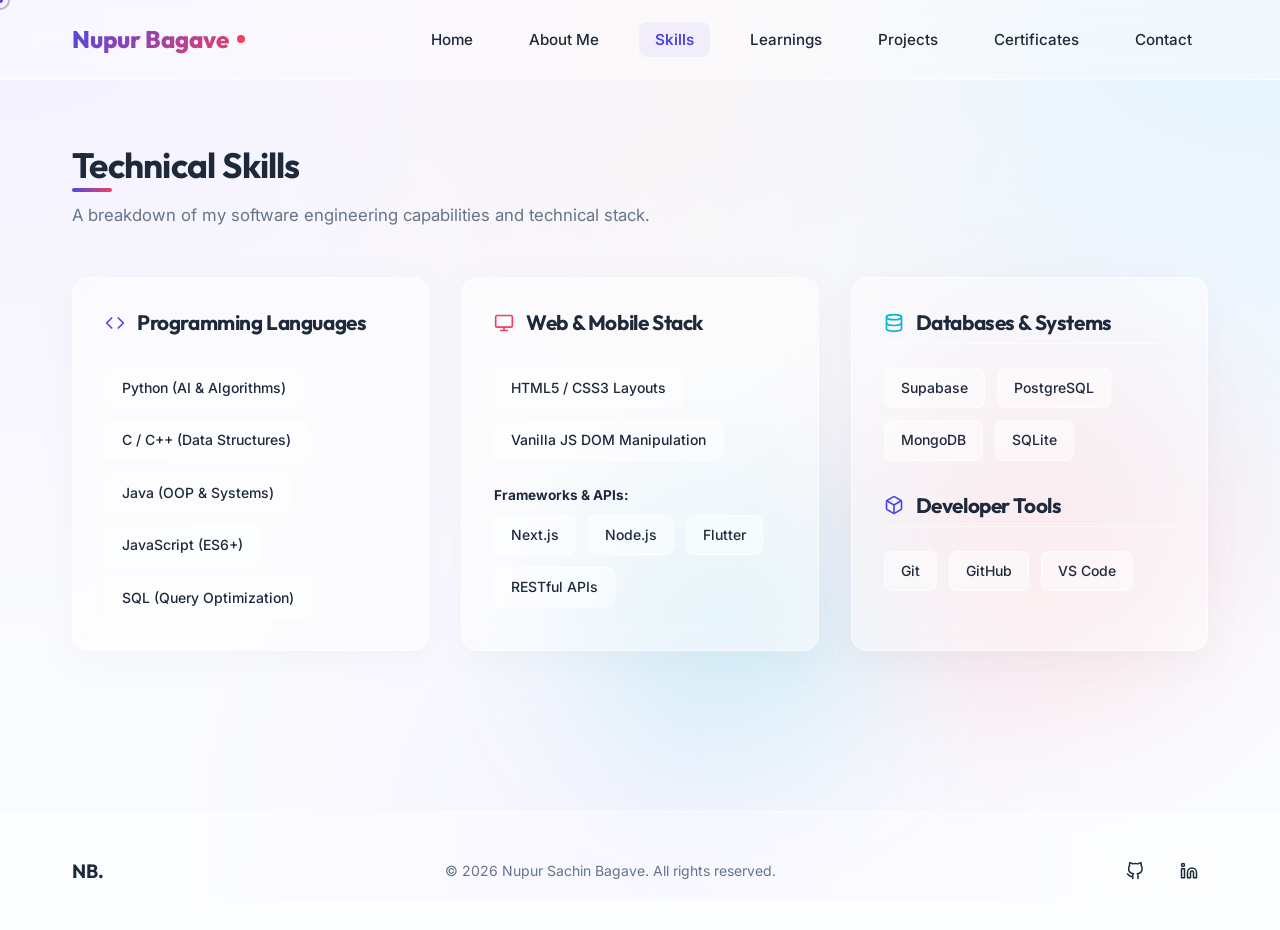
<file: skills.html>
<!DOCTYPE html>
<html lang="en">
<head>
  <meta charset="UTF-8">
  <meta name="viewport" content="width=device-width, initial-scale=1.0">
  <title>My Skills | Nupur Bagave</title>
  <meta name="description" content="Overview of programming languages, databases, web technologies, and developer tools used by Nupur Bagave.">
  
  <!-- CSS Stylesheets -->
  <link rel="stylesheet" href="assets/css/main.css">
  <link rel="stylesheet" href="assets/css/animations.css">
  <link rel="stylesheet" href="assets/css/pages.css">
</head>
<body>

  <!-- Custom Cursor Elements -->
  <div class="custom-cursor"></div>
  <div class="custom-cursor-inner"></div>

  <!-- Background Decorative Glowing Blobs -->
  <div class="bg-blob blob-2"></div>
  <div class="bg-blob blob-3"></div>

  <!-- Navigation Bar -->
  <nav class="navbar">
    <div class="container">
      <a href="index.html" class="logo">
        Nupur Bagave<span class="logo-dot"></span>
      </a>
      
      <button class="menu-toggle" id="menu-toggle" aria-label="Toggle Navigation Menu">
        <span></span>
        <span></span>
        <span></span>
      </button>

      <ul class="nav-links" id="nav-links">
        <li class="nav-item"><a href="index.html">Home</a></li>
        <li class="nav-item"><a href="about.html">About Me</a></li>
        <li class="nav-item"><a href="skills.html">Skills</a></li>
        <li class="nav-item"><a href="learnings.html">Learnings</a></li>
        <li class="nav-item"><a href="projects.html">Projects</a></li>
        <li class="nav-item"><a href="certificates.html">Certificates</a></li>
        <li class="nav-item"><a href="contact.html">Contact</a></li>
      </ul>
    </div>
  </nav>

  <!-- Main Skills Content -->
  <main class="main-content container">
    <section style="padding: 2rem 0;">
      <h1 class="section-title reveal">Technical Skills</h1>
      <p class="section-desc reveal">A breakdown of my software engineering capabilities and technical stack.</p>

      <div class="skills-container">
        
        <!-- Category 1: Languages (Progress Bar presentation) -->
        <div class="glass-card reveal">
          <h2 class="skills-category-title">
            <svg width="20" height="20" viewBox="0 0 24 24" fill="none" stroke="currentColor" stroke-width="2" stroke-linecap="round" stroke-linejoin="round" style="color: var(--color-primary);"><polyline points="16 18 22 12 16 6"></polyline><polyline points="8 6 2 12 8 18"></polyline></svg>
            Programming Languages
          </h2>
          
          <div class="skill-grid-badges">
            <span class="skill-badge">Python (AI &amp; Algorithms)</span>
            <span class="skill-badge">C / C++ (Data Structures)</span>
            <span class="skill-badge">Java (OOP &amp; Systems)</span>
            <span class="skill-badge">JavaScript (ES6+)</span>
            <span class="skill-badge">SQL (Query Optimization)</span>
          </div>
        </div>

        <!-- Category 2: Web & Mobile (Progress Bars & Badges) -->
        <div class="glass-card reveal">
          <h2 class="skills-category-title">
            <svg width="20" height="20" viewBox="0 0 24 24" fill="none" stroke="currentColor" stroke-width="2" stroke-linecap="round" stroke-linejoin="round" style="color: var(--color-secondary);"><rect x="2" y="3" width="20" height="14" rx="2" ry="2"></rect><line x1="8" y1="21" x2="16" y2="21"></line><line x1="12" y1="17" x2="12" y2="21"></line></svg>
            Web &amp; Mobile Stack
          </h2>
          
          <div class="skill-grid-badges" style="margin-bottom: 1.5rem;">
            <span class="skill-badge">HTML5 / CSS3 Layouts</span>
            <span class="skill-badge">Vanilla JS DOM Manipulation</span>
          </div>

          <p style="font-size: 0.85rem; font-weight: 700; margin-bottom: 0.5rem; color: var(--text-primary);">Frameworks &amp; APIs:</p>
          <div class="skill-grid-badges">
            <span class="skill-badge">Next.js</span>
            <span class="skill-badge">Node.js</span>
            <span class="skill-badge">Flutter</span>
            <span class="skill-badge">RESTful APIs</span>
          </div>
        </div>

        <!-- Category 3: Databases & Tools (Badge presentation) -->
        <div class="glass-card reveal-right">
          <h2 class="skills-category-title">
            <svg width="20" height="20" viewBox="0 0 24 24" fill="none" stroke="currentColor" stroke-width="2" stroke-linecap="round" stroke-linejoin="round" style="color: var(--color-accent);"><ellipse cx="12" cy="5" rx="9" ry="3"></ellipse><path d="M3 5v14c0 1.66 4 3 9 3s9-1.34 9-3V5"></path><path d="M3 12c0 1.66 4 3 9 3s9-1.34 9-3"></path></svg>
            Databases &amp; Systems
          </h2>
          <div class="skill-grid-badges" style="margin-bottom: 2rem;">
            <span class="skill-badge">Supabase</span>
            <span class="skill-badge">PostgreSQL</span>
            <span class="skill-badge">MongoDB</span>
            <span class="skill-badge">SQLite</span>
          </div>

          <h2 class="skills-category-title">
            <svg width="20" height="20" viewBox="0 0 24 24" fill="none" stroke="currentColor" stroke-width="2" stroke-linecap="round" stroke-linejoin="round" style="color: var(--color-primary);"><path d="M21 16V8a2 2 0 0 0-1-1.73l-7-4a2 2 0 0 0-2 0l-7 4A2 2 0 0 0 3 8v8a2 2 0 0 0 1 1.73l7 4a2 2 0 0 0 2 0l7-4A2 2 0 0 0 21 16z"></path><polyline points="3.27 6.96 12 12.01 20.73 6.96"></polyline><line x1="12" y1="22.08" x2="12" y2="12"></line></svg>
            Developer Tools
          </h2>
          <div class="skill-grid-badges">
            <span class="skill-badge">Git</span>
            <span class="skill-badge">GitHub</span>
            <span class="skill-badge">VS Code</span>
          </div>
        </div>

      </div>
    </section>
  </main>

  <!-- Footer Section -->
  <footer class="footer">
    <div class="container footer-content">
      <div class="footer-logo">NB.</div>
      <div class="footer-text">&copy; 2026 Nupur Sachin Bagave. All rights reserved.</div>
      <div class="footer-socials">
        <a href="https://github.com/nupurbagave2909-lang" target="_blank" class="social-icon-btn" aria-label="GitHub Profile">
          <svg width="18" height="18" viewBox="0 0 24 24" fill="none" stroke="currentColor" stroke-width="2" stroke-linecap="round" stroke-linejoin="round"><path d="M9 19c-5 1.5-5-2.5-7-3m14 6v-3.87a3.37 3.37 0 0 0-.94-2.61c3.14-.35 6.44-1.54 6.44-7A5.44 5.44 0 0 0 20 4.77 5.07 5.07 0 0 0 19.91 1S18.73.65 16 2.48a13.38 13.38 0 0 0-7 0C6.27.65 5.09 1 5.09 1A5.07 5.07 0 0 0 5 4.77a5.44 5.44 0 0 0-1.5 3.78c0 5.42 3.3 6.61 6.44 7A3.37 3.37 0 0 0 9 18.13V22"></path></svg>
        </a>
        <a href="https://linkedin.com" target="_blank" class="social-icon-btn" aria-label="LinkedIn Profile">
          <svg width="18" height="18" viewBox="0 0 24 24" fill="none" stroke="currentColor" stroke-width="2" stroke-linecap="round" stroke-linejoin="round"><path d="M16 8a6 6 0 0 1 6 6v7h-4v-7a2 2 0 0 0-2-2 2 2 0 0 0-2 2v7h-4v-7a6 6 0 0 1 6-6z"></path><rect x="2" y="9" width="4" height="12"></rect><circle cx="4" cy="4" r="2"></circle></svg>
        </a>
      </div>
    </div>
  </footer>

  <!-- JavaScript scripts -->
  <script src="assets/js/main.js"></script>
</body>
</html>
</file>
<file: assets/css/main.css>
/* ==========================================================================
   DESIGN SYSTEM & CORE STYLES - NUPUR BAGAVE PORTFOLIO
   ========================================================================== */

/* Import Premium Fonts */
@import url('https://fonts.googleapis.com/css2?family=Inter:wght@300;400;500;600;700&family=Outfit:wght@300;400;500;600;700;800&display=swap');

:root {
  /* Color Palette - Aesthetic Light Pastel Mesh */
  --bg-color: #fafbfe;
  --text-primary: #1e293b;
  --text-secondary: #64748b;
  --text-muted: #94a3b8;
  
  /* Brand/Accent Colors */
  --color-primary: #4f46e5;       /* Indigo */
  --color-primary-rgb: 79, 70, 229;
  --color-secondary: #f43f5e;     /* Coral Rose */
  --color-secondary-rgb: 244, 63, 94;
  --color-accent: #06b6d4;        /* Cyan */
  --color-accent-rgb: 6, 182, 212;
  
  /* Glassmorphism Design Tokens */
  --glass-bg: rgba(255, 255, 255, 0.45);
  --glass-bg-hover: rgba(255, 255, 255, 0.65);
  --glass-border: rgba(255, 255, 255, 0.6);
  --glass-border-hover: rgba(255, 255, 255, 0.8);
  --glass-shadow: 0 8px 32px 0 rgba(148, 163, 184, 0.08);
  --glass-shadow-hover: 0 12px 40px 0 rgba(99, 102, 241, 0.12);
  --backdrop-blur: blur(12px);
  
  /* Sizing and Layout */
  --max-width: 1200px;
  --navbar-height: 80px;
  --border-radius-sm: 8px;
  --border-radius-md: 16px;
  --border-radius-lg: 24px;
  
  /* Transitions */
  --transition-fast: 0.2s cubic-bezier(0.4, 0, 0.2, 1);
  --transition-normal: 0.4s cubic-bezier(0.4, 0, 0.2, 1);
  --transition-slow: 0.6s cubic-bezier(0.4, 0, 0.2, 1);
}

/* Base Reset & Smooth Scroll */
* {
  margin: 0;
  padding: 0;
  box-sizing: border-box;
  outline: none;
}

html {
  scroll-behavior: smooth;
  font-size: 16px;
}

body {
  font-family: 'Inter', sans-serif;
  background-color: var(--bg-color);
  color: var(--text-primary);
  line-height: 1.6;
  min-height: 100vh;
  overflow-x: hidden;
  position: relative;
  /* Aesthetic Pastel Gradient Mesh Background */
  background-image: 
    radial-gradient(at 0% 0%, rgba(243, 239, 255, 0.8) 0px, transparent 50%),
    radial-gradient(at 50% 0%, rgba(255, 245, 240, 0.7) 0px, transparent 50%),
    radial-gradient(at 100% 0%, rgba(224, 242, 254, 0.8) 0px, transparent 50%),
    radial-gradient(at 50% 100%, rgba(245, 243, 255, 0.9) 0px, transparent 50%);
  background-attachment: fixed;
}

/* Custom Selection & Scrollbars */
::selection {
  background-color: rgba(79, 70, 229, 0.15);
  color: var(--color-primary);
}

::-webkit-scrollbar {
  width: 10px;
}

::-webkit-scrollbar-track {
  background: rgba(241, 245, 249, 0.5);
}

::-webkit-scrollbar-thumb {
  background: rgba(148, 163, 184, 0.5);
  border-radius: 5px;
  border: 2px solid #fafbfe;
}

::-webkit-scrollbar-thumb:hover {
  background: rgba(99, 102, 241, 0.6);
}

/* Typography Rules */
h1, h2, h3, h4, h5, h6 {
  font-family: 'Outfit', sans-serif;
  font-weight: 700;
  letter-spacing: -0.02em;
  line-height: 1.2;
}

a {
  color: inherit;
  text-decoration: none;
  transition: var(--transition-fast);
}

img, svg {
  max-width: 100%;
  display: block;
}

/* Layout Wrappers */
.container {
  width: 100%;
  max-width: var(--max-width);
  margin: 0 auto;
  padding: 0 2rem;
}

.main-content {
  padding-top: calc(var(--navbar-height) + 2rem);
  min-height: calc(100vh - 160px);
}

/* Glassmorphism Class Utilities */
.glass-panel {
  background: var(--glass-bg);
  backdrop-filter: var(--backdrop-blur);
  -webkit-backdrop-filter: var(--backdrop-blur);
  border: 1px solid var(--glass-border);
  border-radius: var(--border-radius-md);
  box-shadow: var(--glass-shadow);
  transition: all var(--transition-normal);
}

.glass-panel:hover {
  background: var(--glass-bg-hover);
  border-color: var(--glass-border-hover);
  box-shadow: var(--glass-shadow-hover);
}

.glass-card {
  background: var(--glass-bg);
  backdrop-filter: var(--backdrop-blur);
  -webkit-backdrop-filter: var(--backdrop-blur);
  border: 1px solid var(--glass-border);
  border-radius: var(--border-radius-md);
  box-shadow: var(--glass-shadow);
  padding: 2rem;
  transition: all var(--transition-normal);
}

.glass-card:hover {
  transform: translateY(-6px);
  background: var(--glass-bg-hover);
  border-color: var(--glass-border-hover);
  box-shadow: var(--glass-shadow-hover);
}

/* Navigation Bar */
.navbar {
  position: fixed;
  top: 0;
  left: 0;
  width: 100%;
  height: var(--navbar-height);
  z-index: 1000;
  background: rgba(255, 255, 255, 0.4);
  backdrop-filter: var(--backdrop-blur);
  -webkit-backdrop-filter: var(--backdrop-blur);
  border-bottom: 1px solid var(--glass-border);
  transition: background var(--transition-fast);
}

.navbar.scrolled {
  background: rgba(255, 255, 255, 0.65);
  box-shadow: 0 4px 20px 0 rgba(148, 163, 184, 0.05);
}

.navbar .container {
  display: flex;
  justify-content: space-between;
  align-items: center;
  height: 100%;
}

.logo {
  font-family: 'Outfit', sans-serif;
  font-size: 1.5rem;
  font-weight: 800;
  background: linear-gradient(135deg, var(--color-primary), var(--color-secondary));
  -webkit-background-clip: text;
  -webkit-text-fill-color: transparent;
  display: flex;
  align-items: center;
  gap: 0.5rem;
}

.logo-dot {
  width: 8px;
  height: 8px;
  background-color: var(--color-secondary);
  border-radius: 50%;
  display: inline-block;
}

.nav-links {
  display: flex;
  list-style: none;
  gap: 1.5rem;
  align-items: center;
}

.nav-item a {
  font-size: 0.95rem;
  font-weight: 500;
  color: var(--text-primary);
  padding: 0.5rem 1rem;
  border-radius: var(--border-radius-sm);
  position: relative;
}

.nav-item a:hover {
  color: var(--color-primary);
}

.nav-item.active a {
  color: var(--color-primary);
  background: rgba(79, 70, 229, 0.06);
  font-weight: 600;
}

/* Mobile Menu Toggle button */
.menu-toggle {
  display: none;
  background: none;
  border: none;
  cursor: pointer;
  padding: 0.5rem;
  z-index: 1100;
}

.menu-toggle span {
  display: block;
  width: 24px;
  height: 2px;
  background-color: var(--text-primary);
  margin: 5px 0;
  transition: var(--transition-fast);
}

/* Footer Section */
.footer {
  width: 100%;
  border-top: 1px solid var(--glass-border);
  background: rgba(255, 255, 255, 0.3);
  padding: 2.5rem 0;
  margin-top: 4rem;
}

.footer-content {
  display: flex;
  justify-content: space-between;
  align-items: center;
  flex-wrap: wrap;
  gap: 1.5rem;
}

.footer-logo {
  font-family: 'Outfit', sans-serif;
  font-size: 1.2rem;
  font-weight: 700;
  color: var(--text-primary);
}

.footer-text {
  font-size: 0.875rem;
  color: var(--text-secondary);
}

.footer-socials {
  display: flex;
  gap: 1rem;
}

.social-icon-btn {
  display: flex;
  align-items: center;
  justify-content: center;
  width: 38px;
  height: 38px;
  border-radius: 50%;
  background: var(--glass-bg);
  border: 1px solid var(--glass-border);
  transition: all var(--transition-fast);
}

.social-icon-btn:hover {
  background: var(--color-primary);
  border-color: var(--color-primary);
  color: #fff;
  transform: translateY(-3px);
}

/* Global Button Styles */
.btn {
  display: inline-flex;
  align-items: center;
  justify-content: center;
  padding: 0.8rem 1.6rem;
  font-size: 0.95rem;
  font-weight: 600;
  font-family: 'Outfit', sans-serif;
  border-radius: var(--border-radius-sm);
  border: none;
  cursor: pointer;
  transition: all var(--transition-normal);
  gap: 0.5rem;
}

.btn-primary {
  background: linear-gradient(135deg, var(--color-primary), #6366f1);
  color: #fff;
  box-shadow: 0 4px 14px 0 rgba(79, 70, 229, 0.3);
}

.btn-primary:hover {
  transform: translateY(-2px);
  box-shadow: 0 6px 20px 0 rgba(79, 70, 229, 0.45);
  background: linear-gradient(135deg, #6366f1, var(--color-primary));
}

.btn-secondary {
  background: var(--glass-bg);
  border: 1px solid var(--glass-border);
  color: var(--text-primary);
}

.btn-secondary:hover {
  background: var(--glass-bg-hover);
  border-color: var(--color-primary);
  transform: translateY(-2px);
  color: var(--color-primary);
}

/* Responsive Navbar */
@media (max-width: 768px) {
  .menu-toggle {
    display: block;
  }
  
  .nav-links {
    position: fixed;
    top: 0;
    right: -100%;
    width: 280px;
    height: 100vh;
    background: rgba(255, 255, 255, 0.95);
    backdrop-filter: blur(20px);
    -webkit-backdrop-filter: blur(20px);
    border-left: 1px solid rgba(255, 255, 255, 0.5);
    flex-direction: column;
    justify-content: center;
    gap: 2rem;
    z-index: 1050;
    transition: right var(--transition-normal);
    box-shadow: -10px 0 30px rgba(0,0,0,0.05);
  }
  
  .nav-links.active {
    right: 0;
  }
  
  .menu-toggle.active span:nth-child(1) {
    transform: translateY(7px) rotate(45deg);
  }
  
  .menu-toggle.active span:nth-child(2) {
    opacity: 0;
  }
  
  .menu-toggle.active span:nth-child(3) {
    transform: translateY(-7px) rotate(-45deg);
  }
  
  .footer-content {
    flex-direction: column;
    text-align: center;
  }
}
</file>
<file: assets/css/animations.css>
/* ==========================================================================
   ANIMATIONS & EFFECTS - NUPUR BAGAVE PORTFOLIO
   ========================================================================== */

/* Custom Interactive Cursor */
.custom-cursor {
  width: 20px;
  height: 20px;
  border: 2px solid rgba(79, 70, 229, 0.4);
  border-radius: 50%;
  position: fixed;
  transform: translate(-50%, -50%);
  pointer-events: none;
  z-index: 9999;
  transition: width 0.2s, height 0.2s, background-color 0.2s, border-color 0.2s;
  transition-timing-function: cubic-bezier(0.25, 1, 0.5, 1);
  display: none; /* Hidden on mobile/touch devices */
}

.custom-cursor-inner {
  width: 6px;
  height: 6px;
  background-color: var(--color-primary);
  border-radius: 50%;
  position: fixed;
  transform: translate(-50%, -50%);
  pointer-events: none;
  z-index: 9999;
  display: none;
}

@media (pointer: fine) {
  .custom-cursor,
  .custom-cursor-inner {
    display: block;
  }
}

/* Expand state for cursor when hovering over links */
.custom-cursor.hovered {
  width: 48px;
  height: 48px;
  border-color: rgba(79, 70, 229, 0.8);
  background-color: rgba(79, 70, 229, 0.05);
}

/* Typewriter Typing Indicator */
.typing-container {
  display: inline-flex;
  align-items: center;
}

.typed-text {
  font-family: 'Outfit', sans-serif;
  color: var(--color-primary);
  background: linear-gradient(135deg, var(--color-primary), var(--color-secondary));
  -webkit-background-clip: text;
  -webkit-text-fill-color: transparent;
}

.cursor-blink {
  display: inline-block;
  width: 3px;
  height: 1.4em;
  background-color: var(--color-primary);
  margin-left: 4px;
  animation: blink 0.8s infinite;
}

@keyframes blink {
  0%, 100% { opacity: 1; }
  50% { opacity: 0; }
}

/* Scroll-Triggered Reveal Classes */
.reveal {
  position: relative;
  opacity: 0;
  transform: translateY(30px);
  transition: opacity 0.8s ease, transform 0.8s ease;
}

.reveal.active {
  opacity: 1;
  transform: translateY(0);
}

/* Reveal Directions */
.reveal-left {
  opacity: 0;
  transform: translateX(-50px);
  transition: opacity 0.8s ease, transform 0.8s ease;
}

.reveal-left.active {
  opacity: 1;
  transform: translateX(0);
}

.reveal-right {
  opacity: 0;
  transform: translateX(50px);
  transition: opacity 0.8s ease, transform 0.8s ease;
}

.reveal-right.active {
  opacity: 1;
  transform: translateX(0);
}

/* Float Animations for Cards/Hero Graphics */
@keyframes float {
  0% {
    transform: translateY(0px) rotate(0deg);
  }
  50% {
    transform: translateY(-10px) rotate(1deg);
  }
  100% {
    transform: translateY(0px) rotate(0deg);
  }
}

.float-element {
  animation: float 5s ease-in-out infinite;
}

.float-delayed {
  animation: float 6s ease-in-out infinite;
  animation-delay: 1.5s;
}

/* Hover Accent Glows */
.hover-glow {
  position: relative;
  overflow: hidden;
}

.hover-glow::after {
  content: '';
  position: absolute;
  top: -50%;
  left: -50%;
  width: 200%;
  height: 200%;
  background: radial-gradient(circle, rgba(255,255,255,0.4) 0%, transparent 60%);
  transform: translate(-100%, -100%);
  transition: transform 0.6s ease-out;
  pointer-events: none;
}

.hover-glow:hover::after {
  transform: translate(50%, 50%);
}

/* Soft Accent Blob Graphics */
.bg-blob {
  position: absolute;
  width: 300px;
  height: 300px;
  border-radius: 50%;
  filter: blur(80px);
  z-index: -1;
  opacity: 0.15;
  pointer-events: none;
}

.blob-1 {
  background-color: var(--color-primary);
  top: 15%;
  left: 5%;
}

.blob-2 {
  background-color: var(--color-secondary);
  bottom: 25%;
  right: 5%;
  width: 350px;
  height: 350px;
}

.blob-3 {
  background-color: var(--color-accent);
  top: 50%;
  left: 45%;
}
</file>
<file: assets/css/pages.css>
/* ==========================================================================
   PAGE-SPECIFIC STYLES - NUPUR BAGAVE PORTFOLIO
   ========================================================================== */

/* --------------------------------------------------------------------------
   HOME PAGE (index.html)
   -------------------------------------------------------------------------- */
.hero-section {
  display: flex;
  align-items: center;
  justify-content: space-between;
  min-height: calc(80vh - var(--navbar-height));
  gap: 3rem;
  padding: 2rem 0;
}

.hero-text-container {
  flex: 1.2;
}

.hero-subtitle {
  font-size: 1.1rem;
  text-transform: uppercase;
  letter-spacing: 0.15em;
  color: var(--color-primary);
  font-weight: 700;
  margin-bottom: 1rem;
  display: block;
}

.hero-title {
  font-size: 3.8rem;
  line-height: 1.1;
  color: var(--text-primary);
  margin-bottom: 1.5rem;
}

.hero-description {
  font-size: 1.1rem;
  color: var(--text-secondary);
  margin-bottom: 2.5rem;
  max-width: 580px;
}

.hero-actions {
  display: flex;
  gap: 1.2rem;
  flex-wrap: wrap;
}

.hero-image-container {
  flex: 0.8;
  display: flex;
  justify-content: center;
  align-items: center;
}

/* Interactive Profile Card */
.profile-card {
  width: 320px;
  position: relative;
  border-radius: var(--border-radius-lg);
  overflow: hidden;
  padding: 1.5rem;
  text-align: center;
}

.profile-avatar-wrapper {
  width: 160px;
  height: 160px;
  border-radius: 50%;
  margin: 0 auto 1.5rem auto;
  border: 4px solid var(--glass-border);
  box-shadow: 0 8px 24px rgba(99, 102, 241, 0.15);
  overflow: hidden;
  position: relative;
}

.profile-avatar {
  width: 100%;
  height: 100%;
  object-fit: cover;
  background: linear-gradient(135deg, #e0e7ff, #fbcfe8);
  display: flex;
  align-items: center;
  justify-content: center;
}

.profile-avatar svg {
  width: 80px;
  height: 80px;
  fill: var(--color-primary);
  opacity: 0.85;
}

.profile-name {
  font-size: 1.4rem;
  margin-bottom: 0.25rem;
}

.profile-title {
  font-size: 0.875rem;
  color: var(--color-primary);
  font-weight: 600;
  text-transform: uppercase;
  letter-spacing: 0.05em;
  margin-bottom: 1rem;
}

.profile-details-list {
  text-align: left;
  list-style: none;
  font-size: 0.85rem;
  color: var(--text-secondary);
  border-top: 1px solid var(--glass-border);
  padding-top: 1rem;
}

.profile-details-list li {
  margin-bottom: 0.5rem;
  display: flex;
  align-items: center;
  gap: 0.5rem;
}

/* --------------------------------------------------------------------------
   ABOUT PAGE (about.html)
   -------------------------------------------------------------------------- */
.section-title {
  font-size: 2.2rem;
  margin-bottom: 1rem;
  position: relative;
  display: inline-block;
}

.section-title::after {
  content: '';
  position: absolute;
  bottom: -6px;
  left: 0;
  width: 40px;
  height: 4px;
  border-radius: 2px;
  background: linear-gradient(90deg, var(--color-primary), var(--color-secondary));
}

.section-desc {
  color: var(--text-secondary);
  margin-bottom: 3rem;
  font-size: 1.05rem;
  max-width: 700px;
}

.about-grid {
  display: grid;
  grid-template-columns: 1fr 1fr;
  gap: 3rem;
  margin-bottom: 4rem;
}

.about-text {
  font-size: 1.05rem;
  color: var(--text-secondary);
}

.about-text p {
  margin-bottom: 1.5rem;
}

.highlights-grid {
  display: grid;
  grid-template-columns: 1fr 1fr;
  gap: 1.5rem;
}

.highlight-box {
  padding: 1.5rem;
  text-align: center;
}

.highlight-val {
  font-size: 2.5rem;
  font-weight: 800;
  color: var(--color-primary);
  font-family: 'Outfit', sans-serif;
  line-height: 1;
  margin-bottom: 0.25rem;
}

.highlight-lbl {
  font-size: 0.9rem;
  font-weight: 600;
  color: var(--text-primary);
}

/* Education Timeline */
.timeline-container {
  position: relative;
  max-width: 800px;
  margin: 2rem 0;
  padding-left: 30px;
}

.timeline-container::before {
  content: '';
  position: absolute;
  left: 8px;
  top: 0;
  width: 2px;
  height: 100%;
  background: linear-gradient(180deg, var(--color-primary), rgba(99, 102, 241, 0.05));
}

.timeline-node {
  position: relative;
  margin-bottom: 3rem;
}

.timeline-node::before {
  content: '';
  position: absolute;
  left: -30px;
  top: 6px;
  width: 18px;
  height: 18px;
  border-radius: 50%;
  background-color: #fff;
  border: 4px solid var(--color-primary);
  box-shadow: 0 0 10px rgba(79, 70, 229, 0.3);
  z-index: 2;
  transition: transform var(--transition-fast);
}

.timeline-node:hover::before {
  transform: scale(1.3);
}

.timeline-time {
  font-size: 0.85rem;
  font-weight: 700;
  color: var(--color-primary);
  margin-bottom: 0.5rem;
  display: block;
}

.timeline-title {
  font-size: 1.25rem;
  margin-bottom: 0.25rem;
}

.timeline-institution {
  font-size: 0.95rem;
  font-weight: 600;
  color: var(--text-primary);
  margin-bottom: 0.5rem;
}

.timeline-desc {
  font-size: 0.95rem;
  color: var(--text-secondary);
}

/* --------------------------------------------------------------------------
   SKILLS PAGE (skills.html)
   -------------------------------------------------------------------------- */
.skills-container {
  display: grid;
  grid-template-columns: repeat(auto-fit, minmax(280px, 1fr));
  gap: 2rem;
  margin-bottom: 4rem;
}

.skills-category-title {
  font-size: 1.3rem;
  margin-bottom: 1.5rem;
  display: flex;
  align-items: center;
  gap: 0.75rem;
  border-bottom: 1px solid var(--glass-border);
  padding-bottom: 0.5rem;
}

.skill-list-vertical {
  display: flex;
  flex-direction: column;
  gap: 1.2rem;
}

.skill-item-progress {
  width: 100%;
}

.skill-header {
  display: flex;
  justify-content: space-between;
  font-size: 0.875rem;
  font-weight: 600;
  margin-bottom: 0.4rem;
}

.skill-bar-bg {
  width: 100%;
  height: 8px;
  background-color: rgba(226, 232, 240, 0.7);
  border-radius: 4px;
  overflow: hidden;
}

.skill-bar-fill {
  height: 100%;
  background: linear-gradient(90deg, var(--color-primary), var(--color-accent));
  border-radius: 4px;
  width: 0; /* Animated dynamically with JS */
  transition: width 1.5s cubic-bezier(0.1, 1, 0.1, 1);
}

.skill-grid-badges {
  display: flex;
  flex-wrap: wrap;
  gap: 0.75rem;
}

.skill-badge {
  padding: 0.5rem 1rem;
  border-radius: var(--border-radius-sm);
  background: var(--glass-bg);
  border: 1px solid var(--glass-border);
  font-size: 0.875rem;
  font-weight: 500;
  display: inline-flex;
  align-items: center;
  gap: 0.5rem;
  transition: all var(--transition-fast);
}

.skill-badge:hover {
  background: rgba(79, 70, 229, 0.08);
  border-color: var(--color-primary);
  transform: translateY(-2px);
  color: var(--color-primary);
}

/* --------------------------------------------------------------------------
   LEARNINGS PAGE (learnings.html)
   -------------------------------------------------------------------------- */
.learnings-tabs {
  display: flex;
  justify-content: center;
  gap: 1rem;
  margin-bottom: 3rem;
}

.tab-btn {
  background: var(--glass-bg);
  border: 1px solid var(--glass-border);
  padding: 0.8rem 1.8rem;
  font-size: 1rem;
  font-weight: 600;
  border-radius: 50px;
  cursor: pointer;
  transition: all var(--transition-normal);
  font-family: 'Outfit', sans-serif;
  color: var(--text-secondary);
}

.tab-btn.active {
  background: var(--color-primary);
  color: #fff;
  border-color: var(--color-primary);
  box-shadow: 0 4px 14px rgba(79, 70, 229, 0.25);
}

.tab-content {
  display: none;
}

.tab-content.active {
  display: block;
  animation: fadeIn 0.5s ease;
}

@keyframes fadeIn {
  from { opacity: 0; transform: translateY(10px); }
  to { opacity: 1; transform: translateY(0); }
}

.learnings-grid {
  display: grid;
  grid-template-columns: repeat(auto-fill, minmax(340px, 1fr));
  gap: 2rem;
}

.learning-card {
  display: flex;
  flex-direction: column;
  height: 100%;
}

.learning-card-header {
  display: flex;
  justify-content: space-between;
  align-items: start;
  margin-bottom: 1rem;
}

.learning-icon-box {
  width: 44px;
  height: 44px;
  border-radius: var(--border-radius-sm);
  background: rgba(79, 70, 229, 0.08);
  display: flex;
  align-items: center;
  justify-content: center;
  color: var(--color-primary);
  font-size: 1.25rem;
}

.learning-progress-ring {
  position: relative;
  width: 44px;
  height: 44px;
}

.progress-ring-circle {
  transition: stroke-dashoffset 0.35s;
  transform: rotate(-90deg);
  transform-origin: 50% 50%;
}

.progress-text {
  position: absolute;
  top: 50%;
  left: 50%;
  transform: translate(-50%, -50%);
  font-size: 0.65rem;
  font-weight: 700;
  color: var(--text-primary);
}

.learning-card-title {
  font-size: 1.2rem;
  margin-bottom: 0.5rem;
  color: var(--text-primary);
}

.learning-card-desc {
  font-size: 0.9rem;
  color: var(--text-secondary);
  margin-bottom: 1.25rem;
  flex-grow: 1;
}

.learning-details {
  list-style: none;
  font-size: 0.8rem;
  border-top: 1px solid var(--glass-border);
  padding-top: 0.8rem;
  color: var(--text-secondary);
  display: flex;
  flex-wrap: wrap;
  gap: 0.5rem;
}

.learning-details li {
  background: rgba(241, 245, 249, 0.6);
  padding: 0.2rem 0.5rem;
  border-radius: 4px;
  border: 1px solid rgba(226, 232, 240, 0.5);
}

/* --------------------------------------------------------------------------
   PROJECTS PAGE (projects.html)
   -------------------------------------------------------------------------- */
.projects-showcase-title {
  margin: 3rem 0 1.5rem 0;
  font-size: 1.8rem;
}

/* Featured Project: PPES */
.featured-project {
  margin-bottom: 4rem;
}

.project-showcase-layout {
  display: grid;
  grid-template-columns: 1.2fr 0.8fr;
  gap: 2.5rem;
}

.project-gallery-pane {
  display: flex;
  flex-direction: column;
  gap: 1.5rem;
}

.project-main-image {
  border-radius: var(--border-radius-md);
  border: 1px solid var(--glass-border);
  overflow: hidden;
  box-shadow: 0 4px 20px rgba(0,0,0,0.03);
  position: relative;
  background-color: #fff;
}

.project-details-pane {
  display: flex;
  flex-direction: column;
  gap: 1.5rem;
}

.project-badge-primary {
  align-self: start;
  font-size: 0.75rem;
  font-weight: 700;
  text-transform: uppercase;
  letter-spacing: 0.1em;
  background: rgba(244, 63, 94, 0.1);
  color: var(--color-secondary);
  padding: 0.3rem 0.8rem;
  border-radius: 50px;
  margin-bottom: 0.5rem;
}

.project-title {
  font-size: 2.2rem;
  line-height: 1.2;
}

.project-meta-info {
  display: flex;
  gap: 1.5rem;
  font-size: 0.85rem;
  color: var(--text-secondary);
  border-bottom: 1px solid var(--glass-border);
  padding-bottom: 1rem;
}

.project-pane-section-title {
  font-size: 1.1rem;
  font-weight: 700;
  margin-bottom: 0.5rem;
  color: var(--text-primary);
}

.project-desc-text {
  font-size: 0.95rem;
  color: var(--text-secondary);
}

.project-features-list {
  list-style: none;
  font-size: 0.9rem;
  color: var(--text-secondary);
  display: flex;
  flex-direction: column;
  gap: 0.5rem;
}

.project-features-list li {
  display: flex;
  align-items: start;
  gap: 0.5rem;
}

.project-features-list li::before {
  content: '✓';
  color: var(--color-primary);
  font-weight: bold;
}

.project-tech-pills {
  display: flex;
  flex-wrap: wrap;
  gap: 0.6rem;
}

.project-tech-pill {
  font-size: 0.8rem;
  font-weight: 600;
  padding: 0.3rem 0.7rem;
  background: rgba(241, 245, 249, 0.8);
  border-radius: 4px;
  color: var(--text-primary);
  border: 1px solid rgba(226, 232, 240, 0.5);
}

/* Secondary Projects Cards */
.secondary-projects-grid {
  display: grid;
  grid-template-columns: repeat(auto-fit, minmax(360px, 1fr));
  gap: 2rem;
  margin-bottom: 4rem;
}

.project-card {
  display: flex;
  flex-direction: column;
  height: 100%;
}

.project-card-image {
  height: 240px;
  border-radius: var(--border-radius-sm);
  border: 1px solid var(--glass-border);
  overflow: hidden;
  background-color: #f8fafc;
  margin-bottom: 1.5rem;
}

.project-card-image svg {
  width: 100%;
  height: 100%;
  object-fit: cover;
}

.project-card-title {
  font-size: 1.3rem;
  margin-bottom: 0.5rem;
}

.project-card-desc {
  font-size: 0.9rem;
  color: var(--text-secondary);
  margin-bottom: 1.5rem;
  flex-grow: 1;
}

.project-card-footer {
  display: flex;
  justify-content: space-between;
  align-items: center;
  border-top: 1px solid var(--glass-border);
  padding-top: 1rem;
}

/* --------------------------------------------------------------------------
   CERTIFICATES PAGE (certificates.html)
   -------------------------------------------------------------------------- */
.filter-tags {
  display: flex;
  justify-content: center;
  gap: 0.8rem;
  margin-bottom: 3rem;
  flex-wrap: wrap;
}

.filter-btn {
  background: var(--glass-bg);
  border: 1px solid var(--glass-border);
  padding: 0.5rem 1.2rem;
  font-size: 0.875rem;
  font-weight: 600;
  border-radius: 50px;
  cursor: pointer;
  transition: all var(--transition-fast);
  color: var(--text-secondary);
}

.filter-btn.active, .filter-btn:hover {
  background: var(--color-primary);
  color: #fff;
  border-color: var(--color-primary);
}

.certificates-grid {
  display: grid;
  grid-template-columns: repeat(auto-fill, minmax(280px, 1fr));
  gap: 2rem;
  margin-bottom: 4rem;
}

.certificate-card {
  display: flex;
  flex-direction: column;
  overflow: hidden;
  cursor: pointer;
}

.certificate-image-wrapper {
  height: 190px;
  border-radius: var(--border-radius-sm);
  overflow: hidden;
  border: 1px solid var(--glass-border);
  position: relative;
  background-color: #fff;
  margin-bottom: 1rem;
}

.certificate-image-wrapper img, .certificate-image-wrapper svg {
  width: 100%;
  height: 100%;
  object-fit: cover;
  transition: transform var(--transition-slow);
}

.certificate-card:hover .certificate-image-wrapper img,
.certificate-card:hover .certificate-image-wrapper svg {
  transform: scale(1.05);
}

.cert-overlay {
  position: absolute;
  top: 0;
  left: 0;
  width: 100%;
  height: 100%;
  background: rgba(79, 70, 229, 0.4);
  display: flex;
  align-items: center;
  justify-content: center;
  opacity: 0;
  transition: opacity var(--transition-normal);
  color: #fff;
  font-weight: 600;
}

.certificate-card:hover .cert-overlay {
  opacity: 1;
}

.certificate-card-title {
  font-size: 1rem;
  font-weight: 700;
  margin-bottom: 0.25rem;
}

.certificate-card-org {
  font-size: 0.85rem;
  color: var(--text-secondary);
  font-weight: 500;
}

.certificate-card-year {
  font-size: 0.8rem;
  color: var(--text-muted);
}

/* Modal Popup Window */
.modal-overlay {
  position: fixed;
  top: 0;
  left: 0;
  width: 100%;
  height: 100%;
  background: rgba(15, 23, 42, 0.6);
  backdrop-filter: blur(8px);
  z-index: 2000;
  display: flex;
  align-items: center;
  justify-content: center;
  opacity: 0;
  pointer-events: none;
  transition: opacity var(--transition-normal);
}

.modal-overlay.active {
  opacity: 1;
  pointer-events: auto;
}

.modal-container {
  background: #fff;
  border-radius: var(--border-radius-lg);
  max-width: 700px;
  width: 90%;
  position: relative;
  overflow: hidden;
  box-shadow: 0 20px 50px rgba(0,0,0,0.15);
  transform: scale(0.9);
  transition: transform var(--transition-normal);
}

.modal-overlay.active .modal-container {
  transform: scale(1);
}

.modal-close-btn {
  position: absolute;
  top: 1rem;
  right: 1rem;
  background: rgba(15, 23, 42, 0.05);
  border: none;
  width: 32px;
  height: 32px;
  border-radius: 50%;
  cursor: pointer;
  display: flex;
  align-items: center;
  justify-content: center;
  font-size: 1.2rem;
  font-weight: bold;
  color: var(--text-primary);
  z-index: 10;
  transition: background var(--transition-fast);
}

.modal-close-btn:hover {
  background: rgba(15, 23, 42, 0.1);
}

.modal-body {
  padding: 1rem;
}

.modal-image-wrapper {
  border-radius: var(--border-radius-sm);
  overflow: hidden;
  border: 1px solid #e2e8f0;
  background-color: #f8fafc;
  display: flex;
  justify-content: center;
  align-items: center;
}

.modal-image-wrapper svg, .modal-image-wrapper img {
  width: 100%;
  height: auto;
}

.modal-details {
  padding: 1.5rem 0.5rem 0.5rem 0.5rem;
}

.modal-title {
  font-size: 1.25rem;
  margin-bottom: 0.25rem;
}

.modal-org {
  font-size: 0.95rem;
  color: var(--text-secondary);
}

/* --------------------------------------------------------------------------
   CONTACT PAGE (contact.html)
   -------------------------------------------------------------------------- */
.contact-layout {
  display: grid;
  grid-template-columns: 0.9fr 1.1fr;
  gap: 3rem;
  margin-bottom: 4rem;
}

.contact-info-pane {
  display: flex;
  flex-direction: column;
  gap: 2rem;
}

.contact-card-item {
  display: flex;
  gap: 1.2rem;
  align-items: start;
}

.contact-card-icon {
  width: 48px;
  height: 48px;
  border-radius: var(--border-radius-sm);
  background: rgba(79, 70, 229, 0.08);
  color: var(--color-primary);
  display: flex;
  align-items: center;
  justify-content: center;
  font-size: 1.3rem;
}

.contact-card-title {
  font-size: 1.1rem;
  font-weight: 700;
  margin-bottom: 0.25rem;
}

.contact-card-value {
  font-size: 0.95rem;
  color: var(--text-secondary);
}

.contact-form-pane {
  padding: 2.5rem;
}

.form-group {
  margin-bottom: 1.5rem;
}

.form-label {
  display: block;
  font-size: 0.875rem;
  font-weight: 600;
  margin-bottom: 0.5rem;
  color: var(--text-primary);
}

.form-input, .form-textarea {
  width: 100%;
  padding: 0.8rem 1.2rem;
  background: rgba(255, 255, 255, 0.4);
  border: 1px solid var(--glass-border);
  border-radius: var(--border-radius-sm);
  font-family: inherit;
  font-size: 0.95rem;
  color: var(--text-primary);
  transition: all var(--transition-fast);
}

.form-input:focus, .form-textarea:focus {
  background: rgba(255, 255, 255, 0.8);
  border-color: var(--color-primary);
  box-shadow: 0 0 0 3px rgba(79, 70, 229, 0.1);
}

.form-textarea {
  resize: vertical;
  min-height: 130px;
}

/* Success/Error Alerts */
.form-feedback {
  padding: 1rem;
  border-radius: var(--border-radius-sm);
  font-size: 0.9rem;
  font-weight: 500;
  margin-bottom: 1.5rem;
  display: none;
}

.form-feedback.success {
  display: block;
  background: rgba(16, 185, 129, 0.1);
  color: #059669;
  border: 1px solid rgba(16, 185, 129, 0.2);
}

.form-feedback.error {
  display: block;
  background: rgba(239, 68, 68, 0.1);
  color: #dc2626;
  border: 1px solid rgba(239, 68, 68, 0.2);
}

/* --------------------------------------------------------------------------
   RESPONSIVE DESIGN BREAKPOINTS
   -------------------------------------------------------------------------- */
@media (max-width: 992px) {
  .hero-title {
    font-size: 3rem;
  }
  
  .project-showcase-layout {
    grid-template-columns: 1fr;
  }
  
  .contact-layout {
    grid-template-columns: 1fr;
    gap: 2.5rem;
  }
}

@media (max-width: 768px) {
  .hero-section {
    flex-direction: column-reverse;
    text-align: center;
    justify-content: center;
    padding-top: 1rem;
  }
  
  .hero-description {
    margin-left: auto;
    margin-right: auto;
  }
  
  .hero-actions {
    justify-content: center;
  }
  
  .about-grid {
    grid-template-columns: 1fr;
    gap: 2rem;
  }
}

@media (max-width: 480px) {
  .hero-title {
    font-size: 2.4rem;
  }
  
  .hero-actions .btn {
    width: 100%;
  }
  
  .learnings-tabs {
    flex-direction: column;
    align-items: stretch;
  }
  
  .tab-btn {
    text-align: center;
  }
}
</file>
